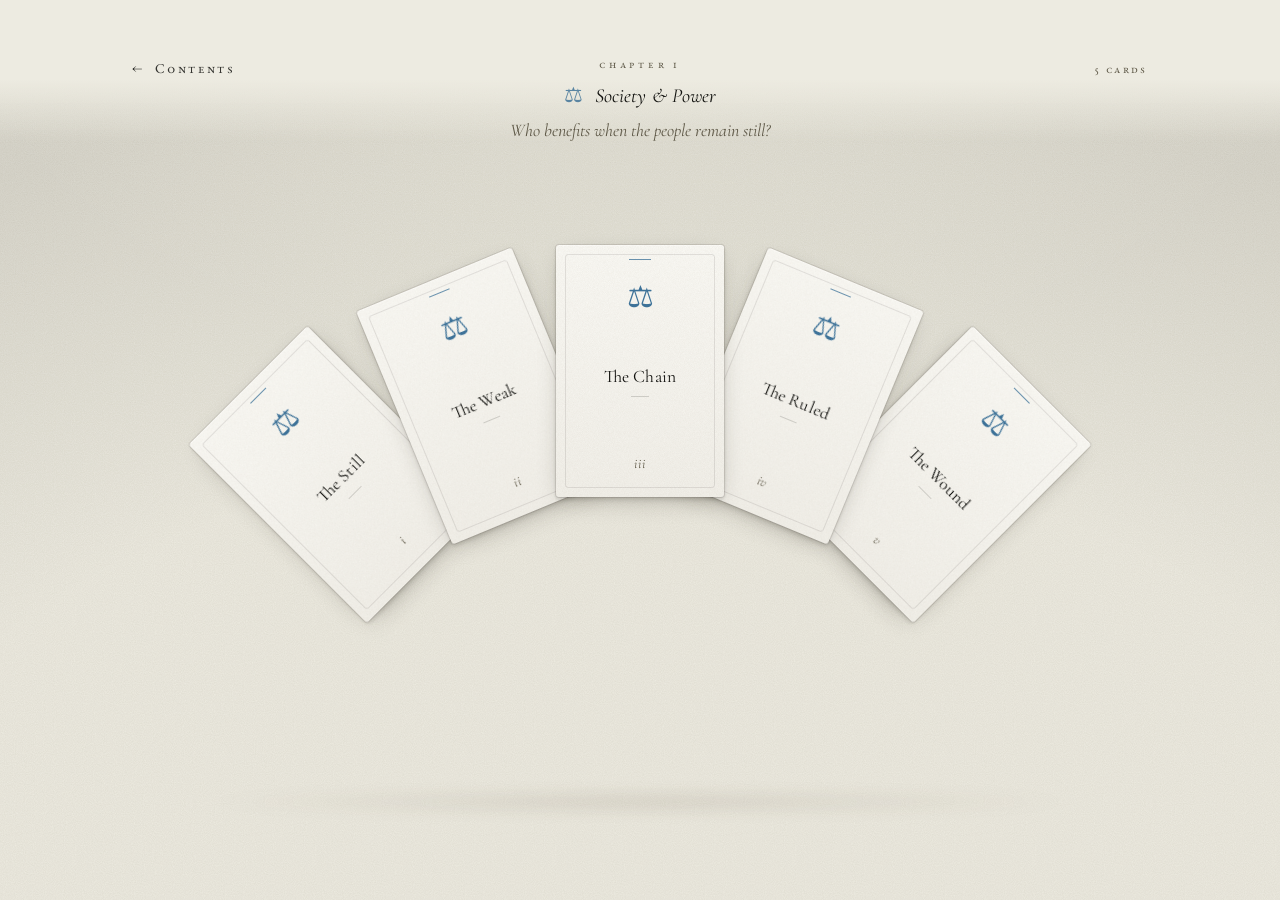
<file: chapter-1.html>
<!DOCTYPE html>
<html lang="en">
<head>
<meta charset="UTF-8" />
<meta name="viewport" content="width=device-width, initial-scale=1.0" />
<title>Reflections — Chapter 1</title>
<script>(function(){try{var p=localStorage.getItem('refl-palette')||'bone';document.documentElement.dataset.palette=p;var h=localStorage.getItem('refl-toc-hover');if(h)document.documentElement.dataset.tocHover=h;}catch(e){}})();</script>
<link rel="preconnect" href="https://fonts.googleapis.com" />
<link rel="preconnect" href="https://fonts.gstatic.com" crossorigin />
<link href="https://fonts.googleapis.com/css2?family=EB+Garamond:ital,wght@0,400;0,500;0,600;1,400;1,500&family=Cormorant+Garamond:ital,wght@0,300;0,400;0,500;1,300;1,400&display=swap" rel="stylesheet" />
<link rel="stylesheet" href="style.css" />
</head>
<body>

<main id="screen-reading">

  <header class="reading-header">
    <div class="reading-header-inner">
      <div class="reading-header-row">
        <div class="left">
          <a href="chapters.html" class="back-btn">Contents</a>
        </div>
        <div class="center">
          <span class="reading-chapter-num" id="reading-chapter-num"></span>
          <span class="reading-chapter-name">
            <span class="reading-symbol" id="reading-symbol"></span>
            <span id="reading-name"></span>
          </span>
        </div>
        <div class="right">
          <span class="reading-progress" id="reading-progress"></span>
        </div>
      </div>
      <p class="reading-question" id="reading-question"></p>
    </div>
  </header>

  <div class="fan-dim" id="fan-dim"></div>

  <div class="fan-stage">
    <div class="fan-container" id="fan-container"></div>
  </div>

  <nav class="rcard-nav" id="rcard-nav">
    <button class="rcard-nav-btn rcard-chapter-nav" id="nav-prev-chapter" style="display: none;"><span class="arrow">←</span><span>Previous Chapter</span></button>
    <button class="rcard-nav-btn" id="nav-prev"><span class="arrow">←</span><span>Previous</span></button>
    <span class="rcard-nav-counter" id="nav-counter"></span>
    <button class="rcard-nav-btn" id="nav-next"><span>Next</span><span class="arrow">→</span></button>
    <button class="rcard-nav-btn rcard-chapter-nav" id="nav-next-chapter" style="display: none;"><span>Next Chapter</span><span class="arrow">→</span></button>
  </nav>

</main>

<script src="data.js"></script>
<script>const CHAPTER_ID = 1;</script>
<script src="fan.js"></script>
</body>
</html>
</file>
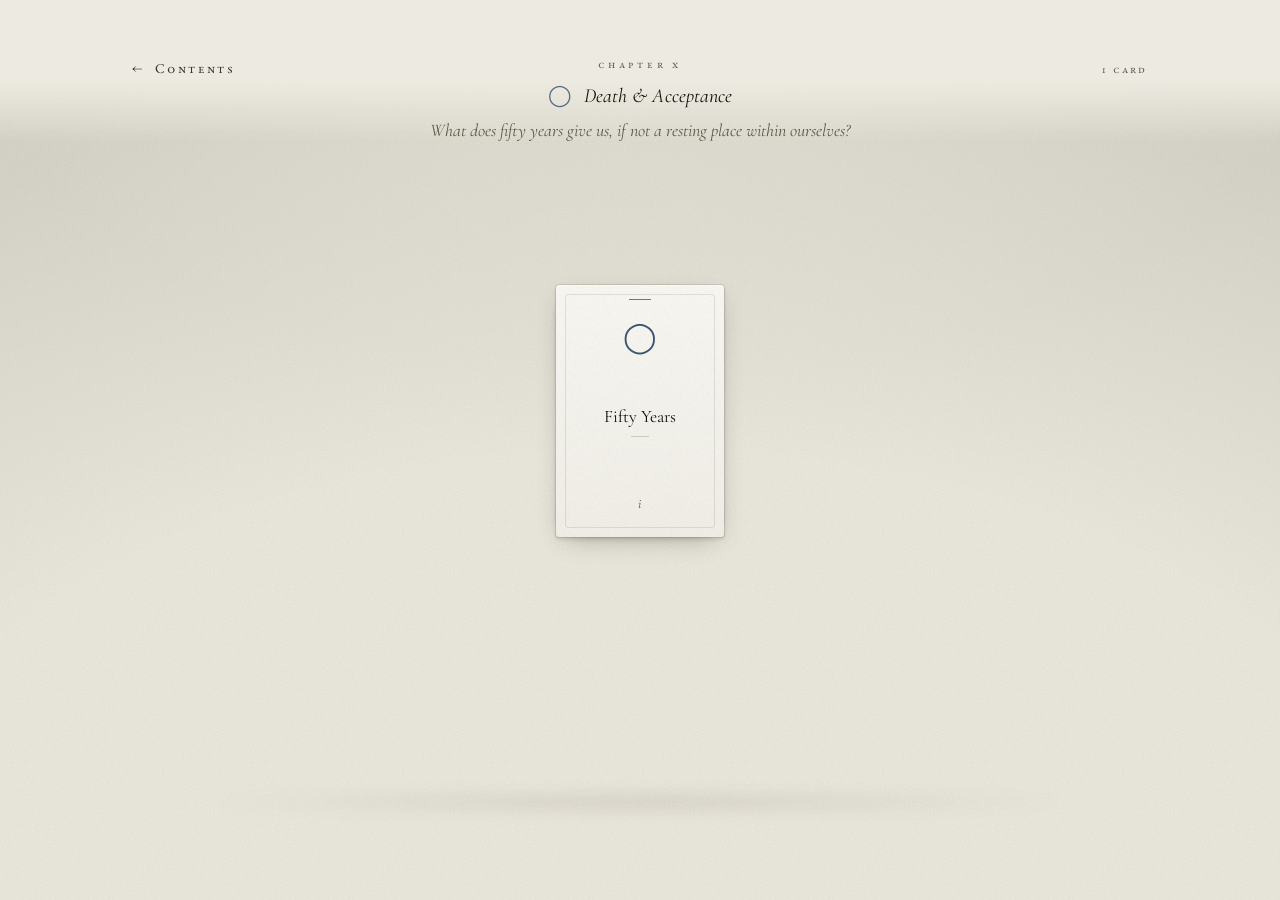
<file: chapter-10.html>
<!DOCTYPE html>
<html lang="en">
<head>
<meta charset="UTF-8" />
<meta name="viewport" content="width=device-width, initial-scale=1.0" />
<title>Reflections — Chapter 10</title>
<script>(function(){try{var p=localStorage.getItem('refl-palette')||'bone';document.documentElement.dataset.palette=p;var h=localStorage.getItem('refl-toc-hover');if(h)document.documentElement.dataset.tocHover=h;}catch(e){}})();</script>
<link rel="preconnect" href="https://fonts.googleapis.com" />
<link rel="preconnect" href="https://fonts.gstatic.com" crossorigin />
<link href="https://fonts.googleapis.com/css2?family=EB+Garamond:ital,wght@0,400;0,500;0,600;1,400;1,500&family=Cormorant+Garamond:ital,wght@0,300;0,400;0,500;1,300;1,400&display=swap" rel="stylesheet" />
<link rel="stylesheet" href="style.css" />
</head>
<body>

<main id="screen-reading">

  <header class="reading-header">
    <div class="reading-header-inner">
      <div class="reading-header-row">
        <div class="left">
          <a href="chapters.html" class="back-btn">Contents</a>
        </div>
        <div class="center">
          <span class="reading-chapter-num" id="reading-chapter-num"></span>
          <span class="reading-chapter-name">
            <span class="reading-symbol" id="reading-symbol"></span>
            <span id="reading-name"></span>
          </span>
        </div>
        <div class="right">
          <span class="reading-progress" id="reading-progress"></span>
        </div>
      </div>
      <p class="reading-question" id="reading-question"></p>
    </div>
  </header>

  <div class="fan-dim" id="fan-dim"></div>

  <div class="fan-stage">
    <div class="fan-container" id="fan-container"></div>
  </div>

  <nav class="rcard-nav" id="rcard-nav">
    <button class="rcard-nav-btn rcard-chapter-nav" id="nav-prev-chapter" style="display: none;"><span class="arrow">←</span><span>Previous Chapter</span></button>
    <button class="rcard-nav-btn" id="nav-prev"><span class="arrow">←</span><span>Previous</span></button>
    <span class="rcard-nav-counter" id="nav-counter"></span>
    <button class="rcard-nav-btn" id="nav-next"><span>Next</span><span class="arrow">→</span></button>
    <button class="rcard-nav-btn rcard-chapter-nav" id="nav-next-chapter" style="display: none;"><span>Next Chapter</span><span class="arrow">→</span></button>
  </nav>

</main>

<script src="data.js"></script>
<script>const CHAPTER_ID = 10;</script>
<script src="fan.js"></script>
</body>
</html>
</file>
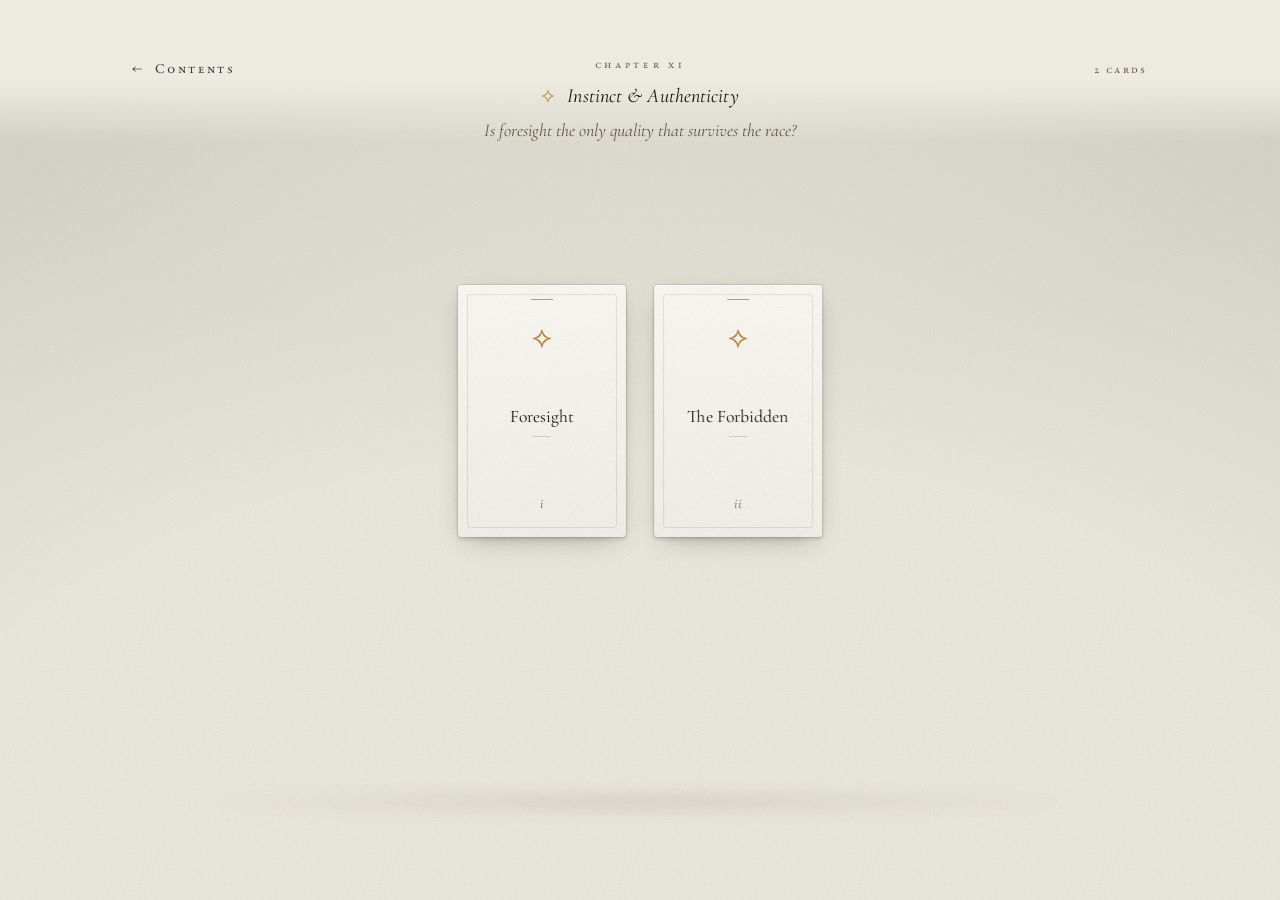
<file: chapter-11.html>
<!DOCTYPE html>
<html lang="en">
<head>
<meta charset="UTF-8" />
<meta name="viewport" content="width=device-width, initial-scale=1.0" />
<title>Reflections — Chapter 11</title>
<script>(function(){try{var p=localStorage.getItem('refl-palette')||'bone';document.documentElement.dataset.palette=p;var h=localStorage.getItem('refl-toc-hover');if(h)document.documentElement.dataset.tocHover=h;}catch(e){}})();</script>
<link rel="preconnect" href="https://fonts.googleapis.com" />
<link rel="preconnect" href="https://fonts.gstatic.com" crossorigin />
<link href="https://fonts.googleapis.com/css2?family=EB+Garamond:ital,wght@0,400;0,500;0,600;1,400;1,500&family=Cormorant+Garamond:ital,wght@0,300;0,400;0,500;1,300;1,400&display=swap" rel="stylesheet" />
<link rel="stylesheet" href="style.css" />
</head>
<body>

<main id="screen-reading">

  <header class="reading-header">
    <div class="reading-header-inner">
      <div class="reading-header-row">
        <div class="left">
          <a href="chapters.html" class="back-btn">Contents</a>
        </div>
        <div class="center">
          <span class="reading-chapter-num" id="reading-chapter-num"></span>
          <span class="reading-chapter-name">
            <span class="reading-symbol" id="reading-symbol"></span>
            <span id="reading-name"></span>
          </span>
        </div>
        <div class="right">
          <span class="reading-progress" id="reading-progress"></span>
        </div>
      </div>
      <p class="reading-question" id="reading-question"></p>
    </div>
  </header>

  <div class="fan-dim" id="fan-dim"></div>

  <div class="fan-stage">
    <div class="fan-container" id="fan-container"></div>
  </div>

  <nav class="rcard-nav" id="rcard-nav">
    <button class="rcard-nav-btn rcard-chapter-nav" id="nav-prev-chapter" style="display: none;"><span class="arrow">←</span><span>Previous Chapter</span></button>
    <button class="rcard-nav-btn" id="nav-prev"><span class="arrow">←</span><span>Previous</span></button>
    <span class="rcard-nav-counter" id="nav-counter"></span>
    <button class="rcard-nav-btn" id="nav-next"><span>Next</span><span class="arrow">→</span></button>
    <button class="rcard-nav-btn rcard-chapter-nav" id="nav-next-chapter" style="display: none;"><span>Next Chapter</span><span class="arrow">→</span></button>
  </nav>

</main>

<script src="data.js"></script>
<script>const CHAPTER_ID = 11;</script>
<script src="fan.js"></script>
</body>
</html>
</file>
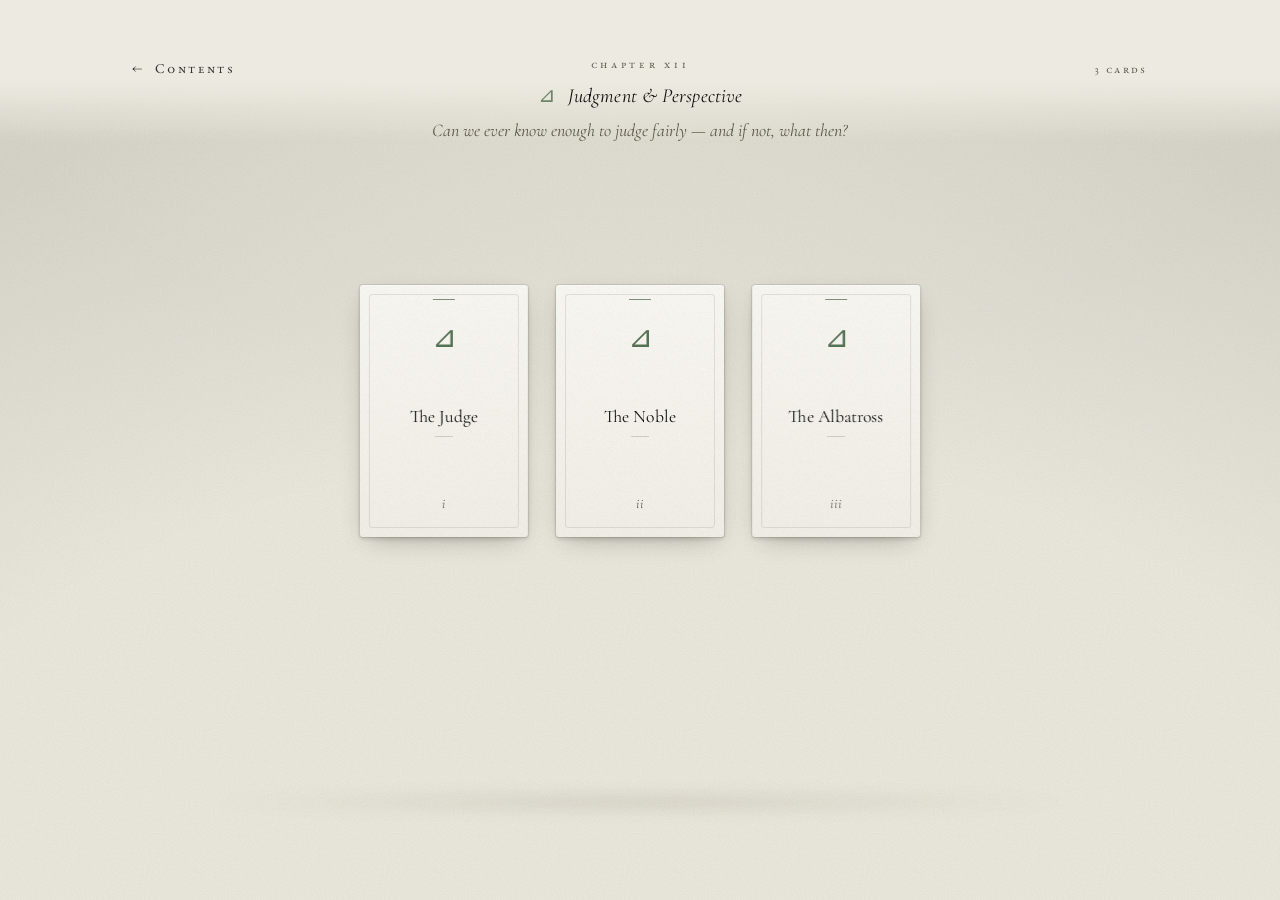
<file: chapter-12.html>
<!DOCTYPE html>
<html lang="en">
<head>
<meta charset="UTF-8" />
<meta name="viewport" content="width=device-width, initial-scale=1.0" />
<title>Reflections — Chapter 12</title>
<script>(function(){try{var p=localStorage.getItem('refl-palette')||'bone';document.documentElement.dataset.palette=p;var h=localStorage.getItem('refl-toc-hover');if(h)document.documentElement.dataset.tocHover=h;}catch(e){}})();</script>
<link rel="preconnect" href="https://fonts.googleapis.com" />
<link rel="preconnect" href="https://fonts.gstatic.com" crossorigin />
<link href="https://fonts.googleapis.com/css2?family=EB+Garamond:ital,wght@0,400;0,500;0,600;1,400;1,500&family=Cormorant+Garamond:ital,wght@0,300;0,400;0,500;1,300;1,400&display=swap" rel="stylesheet" />
<link rel="stylesheet" href="style.css" />
</head>
<body>

<main id="screen-reading">

  <header class="reading-header">
    <div class="reading-header-inner">
      <div class="reading-header-row">
        <div class="left">
          <a href="chapters.html" class="back-btn">Contents</a>
        </div>
        <div class="center">
          <span class="reading-chapter-num" id="reading-chapter-num"></span>
          <span class="reading-chapter-name">
            <span class="reading-symbol" id="reading-symbol"></span>
            <span id="reading-name"></span>
          </span>
        </div>
        <div class="right">
          <span class="reading-progress" id="reading-progress"></span>
        </div>
      </div>
      <p class="reading-question" id="reading-question"></p>
    </div>
  </header>

  <div class="fan-dim" id="fan-dim"></div>

  <div class="fan-stage">
    <div class="fan-container" id="fan-container"></div>
  </div>

  <nav class="rcard-nav" id="rcard-nav">
    <button class="rcard-nav-btn rcard-chapter-nav" id="nav-prev-chapter" style="display: none;"><span class="arrow">←</span><span>Previous Chapter</span></button>
    <button class="rcard-nav-btn" id="nav-prev"><span class="arrow">←</span><span>Previous</span></button>
    <span class="rcard-nav-counter" id="nav-counter"></span>
    <button class="rcard-nav-btn" id="nav-next"><span>Next</span><span class="arrow">→</span></button>
    <button class="rcard-nav-btn rcard-chapter-nav" id="nav-next-chapter" style="display: none;"><span>Next Chapter</span><span class="arrow">→</span></button>
  </nav>

</main>

<script src="data.js"></script>
<script>const CHAPTER_ID = 12;</script>
<script src="fan.js"></script>
</body>
</html>
</file>
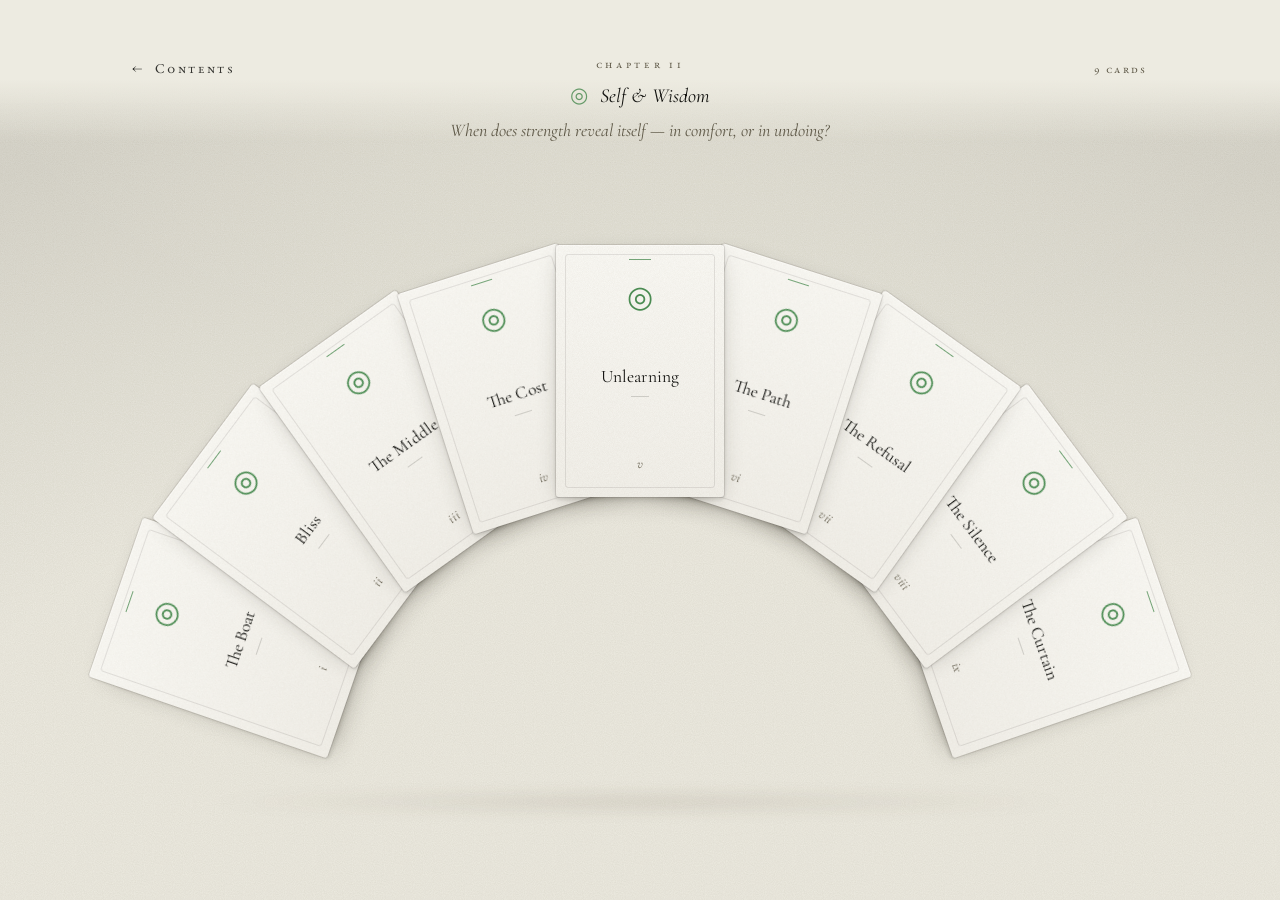
<file: chapter-2.html>
<!DOCTYPE html>
<html lang="en">
<head>
<meta charset="UTF-8" />
<meta name="viewport" content="width=device-width, initial-scale=1.0" />
<title>Reflections — Chapter 2</title>
<script>(function(){try{var p=localStorage.getItem('refl-palette')||'bone';document.documentElement.dataset.palette=p;var h=localStorage.getItem('refl-toc-hover');if(h)document.documentElement.dataset.tocHover=h;}catch(e){}})();</script>
<link rel="preconnect" href="https://fonts.googleapis.com" />
<link rel="preconnect" href="https://fonts.gstatic.com" crossorigin />
<link href="https://fonts.googleapis.com/css2?family=EB+Garamond:ital,wght@0,400;0,500;0,600;1,400;1,500&family=Cormorant+Garamond:ital,wght@0,300;0,400;0,500;1,300;1,400&display=swap" rel="stylesheet" />
<link rel="stylesheet" href="style.css" />
</head>
<body>

<main id="screen-reading">

  <header class="reading-header">
    <div class="reading-header-inner">
      <div class="reading-header-row">
        <div class="left">
          <a href="chapters.html" class="back-btn">Contents</a>
        </div>
        <div class="center">
          <span class="reading-chapter-num" id="reading-chapter-num"></span>
          <span class="reading-chapter-name">
            <span class="reading-symbol" id="reading-symbol"></span>
            <span id="reading-name"></span>
          </span>
        </div>
        <div class="right">
          <span class="reading-progress" id="reading-progress"></span>
        </div>
      </div>
      <p class="reading-question" id="reading-question"></p>
    </div>
  </header>

  <div class="fan-dim" id="fan-dim"></div>

  <div class="fan-stage">
    <div class="fan-container" id="fan-container"></div>
  </div>

  <nav class="rcard-nav" id="rcard-nav">
    <button class="rcard-nav-btn rcard-chapter-nav" id="nav-prev-chapter" style="display: none;"><span class="arrow">←</span><span>Previous Chapter</span></button>
    <button class="rcard-nav-btn" id="nav-prev"><span class="arrow">←</span><span>Previous</span></button>
    <span class="rcard-nav-counter" id="nav-counter"></span>
    <button class="rcard-nav-btn" id="nav-next"><span>Next</span><span class="arrow">→</span></button>
    <button class="rcard-nav-btn rcard-chapter-nav" id="nav-next-chapter" style="display: none;"><span>Next Chapter</span><span class="arrow">→</span></button>
  </nav>

</main>

<script src="data.js"></script>
<script>const CHAPTER_ID = 2;</script>
<script src="fan.js"></script>
</body>
</html>
</file>
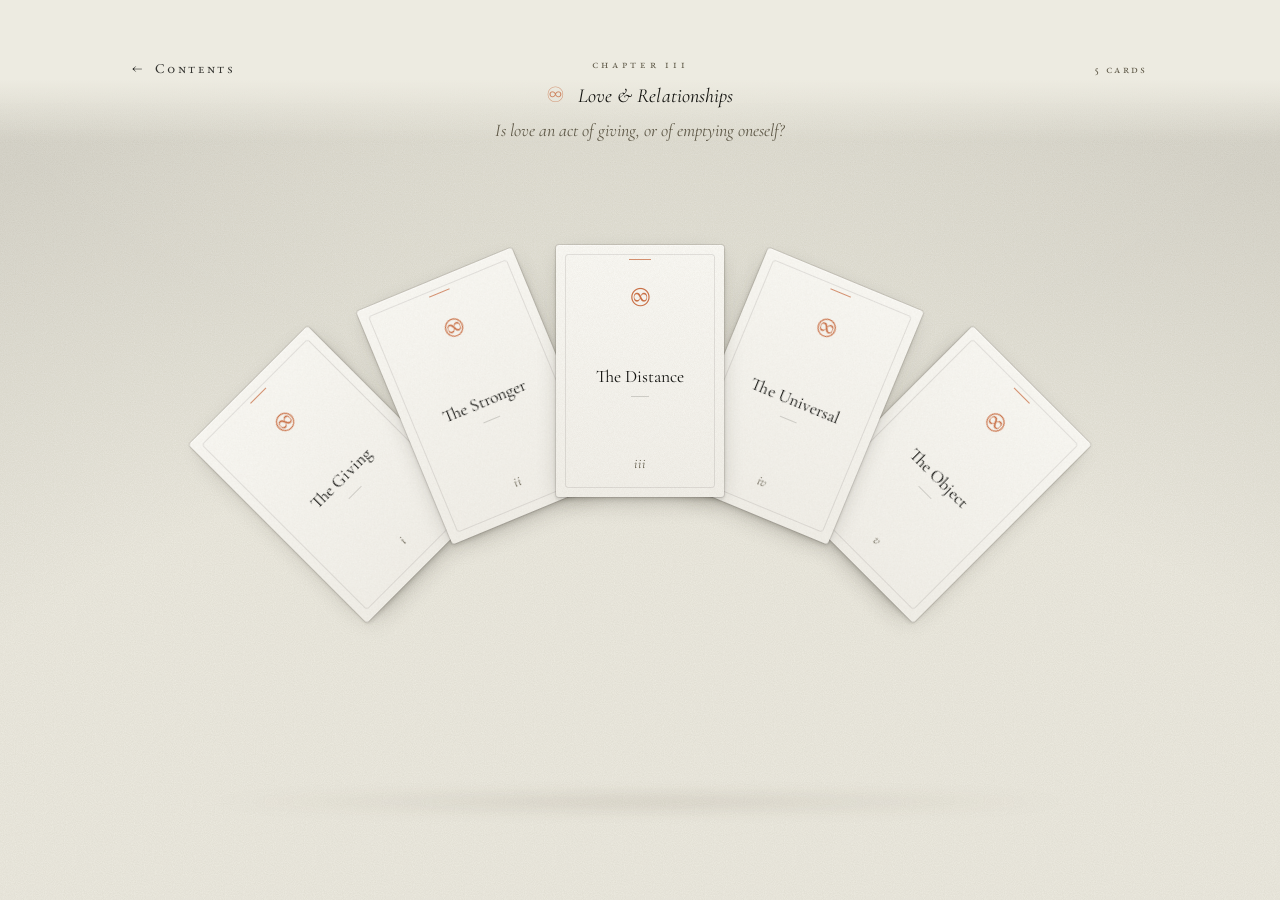
<file: chapter-3.html>
<!DOCTYPE html>
<html lang="en">
<head>
<meta charset="UTF-8" />
<meta name="viewport" content="width=device-width, initial-scale=1.0" />
<title>Reflections — Chapter 3</title>
<script>(function(){try{var p=localStorage.getItem('refl-palette')||'bone';document.documentElement.dataset.palette=p;var h=localStorage.getItem('refl-toc-hover');if(h)document.documentElement.dataset.tocHover=h;}catch(e){}})();</script>
<link rel="preconnect" href="https://fonts.googleapis.com" />
<link rel="preconnect" href="https://fonts.gstatic.com" crossorigin />
<link href="https://fonts.googleapis.com/css2?family=EB+Garamond:ital,wght@0,400;0,500;0,600;1,400;1,500&family=Cormorant+Garamond:ital,wght@0,300;0,400;0,500;1,300;1,400&display=swap" rel="stylesheet" />
<link rel="stylesheet" href="style.css" />
</head>
<body>

<main id="screen-reading">

  <header class="reading-header">
    <div class="reading-header-inner">
      <div class="reading-header-row">
        <div class="left">
          <a href="chapters.html" class="back-btn">Contents</a>
        </div>
        <div class="center">
          <span class="reading-chapter-num" id="reading-chapter-num"></span>
          <span class="reading-chapter-name">
            <span class="reading-symbol" id="reading-symbol"></span>
            <span id="reading-name"></span>
          </span>
        </div>
        <div class="right">
          <span class="reading-progress" id="reading-progress"></span>
        </div>
      </div>
      <p class="reading-question" id="reading-question"></p>
    </div>
  </header>

  <div class="fan-dim" id="fan-dim"></div>

  <div class="fan-stage">
    <div class="fan-container" id="fan-container"></div>
  </div>

  <nav class="rcard-nav" id="rcard-nav">
    <button class="rcard-nav-btn rcard-chapter-nav" id="nav-prev-chapter" style="display: none;"><span class="arrow">←</span><span>Previous Chapter</span></button>
    <button class="rcard-nav-btn" id="nav-prev"><span class="arrow">←</span><span>Previous</span></button>
    <span class="rcard-nav-counter" id="nav-counter"></span>
    <button class="rcard-nav-btn" id="nav-next"><span>Next</span><span class="arrow">→</span></button>
    <button class="rcard-nav-btn rcard-chapter-nav" id="nav-next-chapter" style="display: none;"><span>Next Chapter</span><span class="arrow">→</span></button>
  </nav>

</main>

<script src="data.js"></script>
<script>const CHAPTER_ID = 3;</script>
<script src="fan.js"></script>
</body>
</html>
</file>
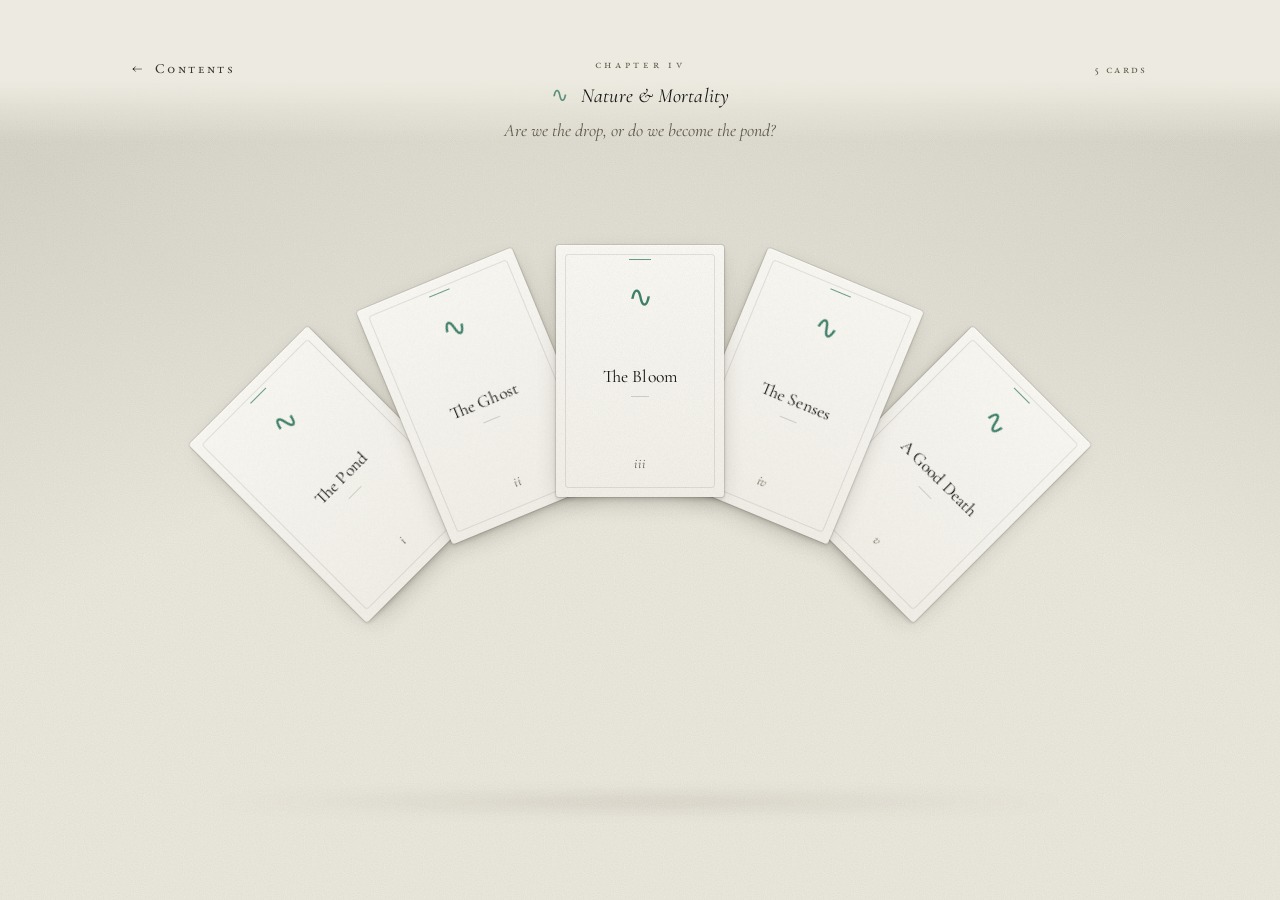
<file: chapter-4.html>
<!DOCTYPE html>
<html lang="en">
<head>
<meta charset="UTF-8" />
<meta name="viewport" content="width=device-width, initial-scale=1.0" />
<title>Reflections — Chapter 4</title>
<script>(function(){try{var p=localStorage.getItem('refl-palette')||'bone';document.documentElement.dataset.palette=p;var h=localStorage.getItem('refl-toc-hover');if(h)document.documentElement.dataset.tocHover=h;}catch(e){}})();</script>
<link rel="preconnect" href="https://fonts.googleapis.com" />
<link rel="preconnect" href="https://fonts.gstatic.com" crossorigin />
<link href="https://fonts.googleapis.com/css2?family=EB+Garamond:ital,wght@0,400;0,500;0,600;1,400;1,500&family=Cormorant+Garamond:ital,wght@0,300;0,400;0,500;1,300;1,400&display=swap" rel="stylesheet" />
<link rel="stylesheet" href="style.css" />
</head>
<body>

<main id="screen-reading">

  <header class="reading-header">
    <div class="reading-header-inner">
      <div class="reading-header-row">
        <div class="left">
          <a href="chapters.html" class="back-btn">Contents</a>
        </div>
        <div class="center">
          <span class="reading-chapter-num" id="reading-chapter-num"></span>
          <span class="reading-chapter-name">
            <span class="reading-symbol" id="reading-symbol"></span>
            <span id="reading-name"></span>
          </span>
        </div>
        <div class="right">
          <span class="reading-progress" id="reading-progress"></span>
        </div>
      </div>
      <p class="reading-question" id="reading-question"></p>
    </div>
  </header>

  <div class="fan-dim" id="fan-dim"></div>

  <div class="fan-stage">
    <div class="fan-container" id="fan-container"></div>
  </div>

  <nav class="rcard-nav" id="rcard-nav">
    <button class="rcard-nav-btn rcard-chapter-nav" id="nav-prev-chapter" style="display: none;"><span class="arrow">←</span><span>Previous Chapter</span></button>
    <button class="rcard-nav-btn" id="nav-prev"><span class="arrow">←</span><span>Previous</span></button>
    <span class="rcard-nav-counter" id="nav-counter"></span>
    <button class="rcard-nav-btn" id="nav-next"><span>Next</span><span class="arrow">→</span></button>
    <button class="rcard-nav-btn rcard-chapter-nav" id="nav-next-chapter" style="display: none;"><span>Next Chapter</span><span class="arrow">→</span></button>
  </nav>

</main>

<script src="data.js"></script>
<script>const CHAPTER_ID = 4;</script>
<script src="fan.js"></script>
</body>
</html>
</file>
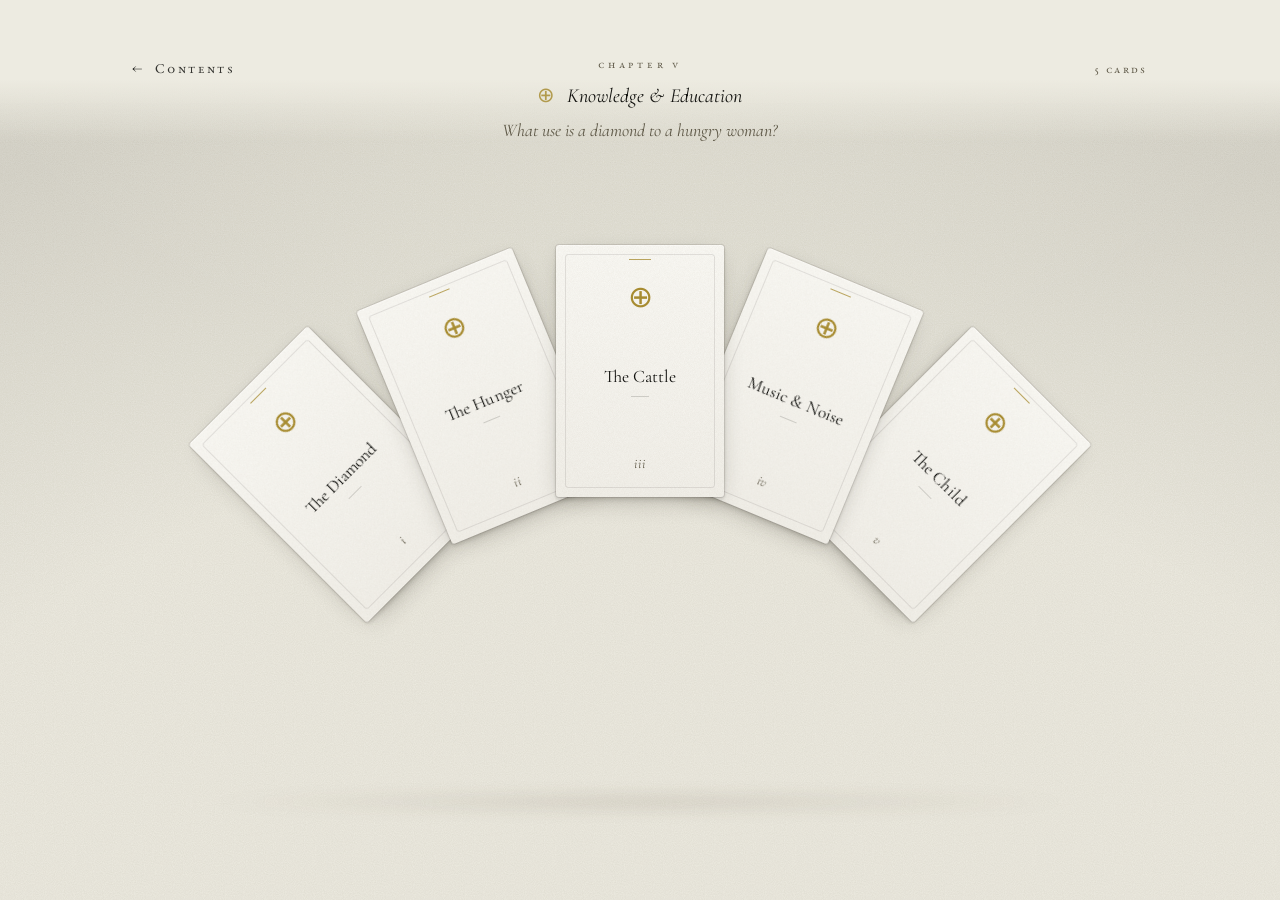
<file: chapter-5.html>
<!DOCTYPE html>
<html lang="en">
<head>
<meta charset="UTF-8" />
<meta name="viewport" content="width=device-width, initial-scale=1.0" />
<title>Reflections — Chapter 5</title>
<script>(function(){try{var p=localStorage.getItem('refl-palette')||'bone';document.documentElement.dataset.palette=p;var h=localStorage.getItem('refl-toc-hover');if(h)document.documentElement.dataset.tocHover=h;}catch(e){}})();</script>
<link rel="preconnect" href="https://fonts.googleapis.com" />
<link rel="preconnect" href="https://fonts.gstatic.com" crossorigin />
<link href="https://fonts.googleapis.com/css2?family=EB+Garamond:ital,wght@0,400;0,500;0,600;1,400;1,500&family=Cormorant+Garamond:ital,wght@0,300;0,400;0,500;1,300;1,400&display=swap" rel="stylesheet" />
<link rel="stylesheet" href="style.css" />
</head>
<body>

<main id="screen-reading">

  <header class="reading-header">
    <div class="reading-header-inner">
      <div class="reading-header-row">
        <div class="left">
          <a href="chapters.html" class="back-btn">Contents</a>
        </div>
        <div class="center">
          <span class="reading-chapter-num" id="reading-chapter-num"></span>
          <span class="reading-chapter-name">
            <span class="reading-symbol" id="reading-symbol"></span>
            <span id="reading-name"></span>
          </span>
        </div>
        <div class="right">
          <span class="reading-progress" id="reading-progress"></span>
        </div>
      </div>
      <p class="reading-question" id="reading-question"></p>
    </div>
  </header>

  <div class="fan-dim" id="fan-dim"></div>

  <div class="fan-stage">
    <div class="fan-container" id="fan-container"></div>
  </div>

  <nav class="rcard-nav" id="rcard-nav">
    <button class="rcard-nav-btn rcard-chapter-nav" id="nav-prev-chapter" style="display: none;"><span class="arrow">←</span><span>Previous Chapter</span></button>
    <button class="rcard-nav-btn" id="nav-prev"><span class="arrow">←</span><span>Previous</span></button>
    <span class="rcard-nav-counter" id="nav-counter"></span>
    <button class="rcard-nav-btn" id="nav-next"><span>Next</span><span class="arrow">→</span></button>
    <button class="rcard-nav-btn rcard-chapter-nav" id="nav-next-chapter" style="display: none;"><span>Next Chapter</span><span class="arrow">→</span></button>
  </nav>

</main>

<script src="data.js"></script>
<script>const CHAPTER_ID = 5;</script>
<script src="fan.js"></script>
</body>
</html>
</file>
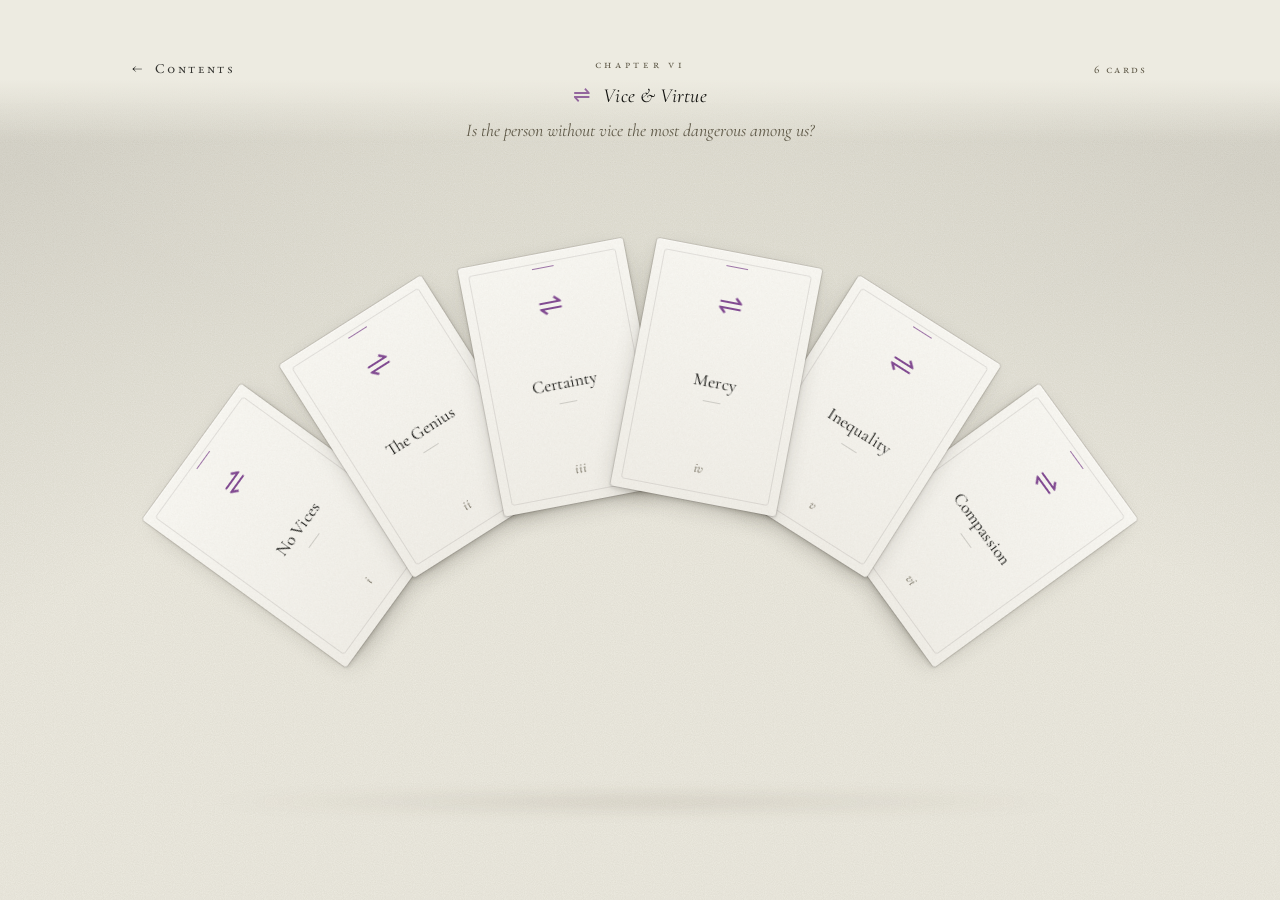
<file: chapter-6.html>
<!DOCTYPE html>
<html lang="en">
<head>
<meta charset="UTF-8" />
<meta name="viewport" content="width=device-width, initial-scale=1.0" />
<title>Reflections — Chapter 6</title>
<script>(function(){try{var p=localStorage.getItem('refl-palette')||'bone';document.documentElement.dataset.palette=p;var h=localStorage.getItem('refl-toc-hover');if(h)document.documentElement.dataset.tocHover=h;}catch(e){}})();</script>
<link rel="preconnect" href="https://fonts.googleapis.com" />
<link rel="preconnect" href="https://fonts.gstatic.com" crossorigin />
<link href="https://fonts.googleapis.com/css2?family=EB+Garamond:ital,wght@0,400;0,500;0,600;1,400;1,500&family=Cormorant+Garamond:ital,wght@0,300;0,400;0,500;1,300;1,400&display=swap" rel="stylesheet" />
<link rel="stylesheet" href="style.css" />
</head>
<body>

<main id="screen-reading">

  <header class="reading-header">
    <div class="reading-header-inner">
      <div class="reading-header-row">
        <div class="left">
          <a href="chapters.html" class="back-btn">Contents</a>
        </div>
        <div class="center">
          <span class="reading-chapter-num" id="reading-chapter-num"></span>
          <span class="reading-chapter-name">
            <span class="reading-symbol" id="reading-symbol"></span>
            <span id="reading-name"></span>
          </span>
        </div>
        <div class="right">
          <span class="reading-progress" id="reading-progress"></span>
        </div>
      </div>
      <p class="reading-question" id="reading-question"></p>
    </div>
  </header>

  <div class="fan-dim" id="fan-dim"></div>

  <div class="fan-stage">
    <div class="fan-container" id="fan-container"></div>
  </div>

  <nav class="rcard-nav" id="rcard-nav">
    <button class="rcard-nav-btn rcard-chapter-nav" id="nav-prev-chapter" style="display: none;"><span class="arrow">←</span><span>Previous Chapter</span></button>
    <button class="rcard-nav-btn" id="nav-prev"><span class="arrow">←</span><span>Previous</span></button>
    <span class="rcard-nav-counter" id="nav-counter"></span>
    <button class="rcard-nav-btn" id="nav-next"><span>Next</span><span class="arrow">→</span></button>
    <button class="rcard-nav-btn rcard-chapter-nav" id="nav-next-chapter" style="display: none;"><span>Next Chapter</span><span class="arrow">→</span></button>
  </nav>

</main>

<script src="data.js"></script>
<script>const CHAPTER_ID = 6;</script>
<script src="fan.js"></script>
</body>
</html>
</file>
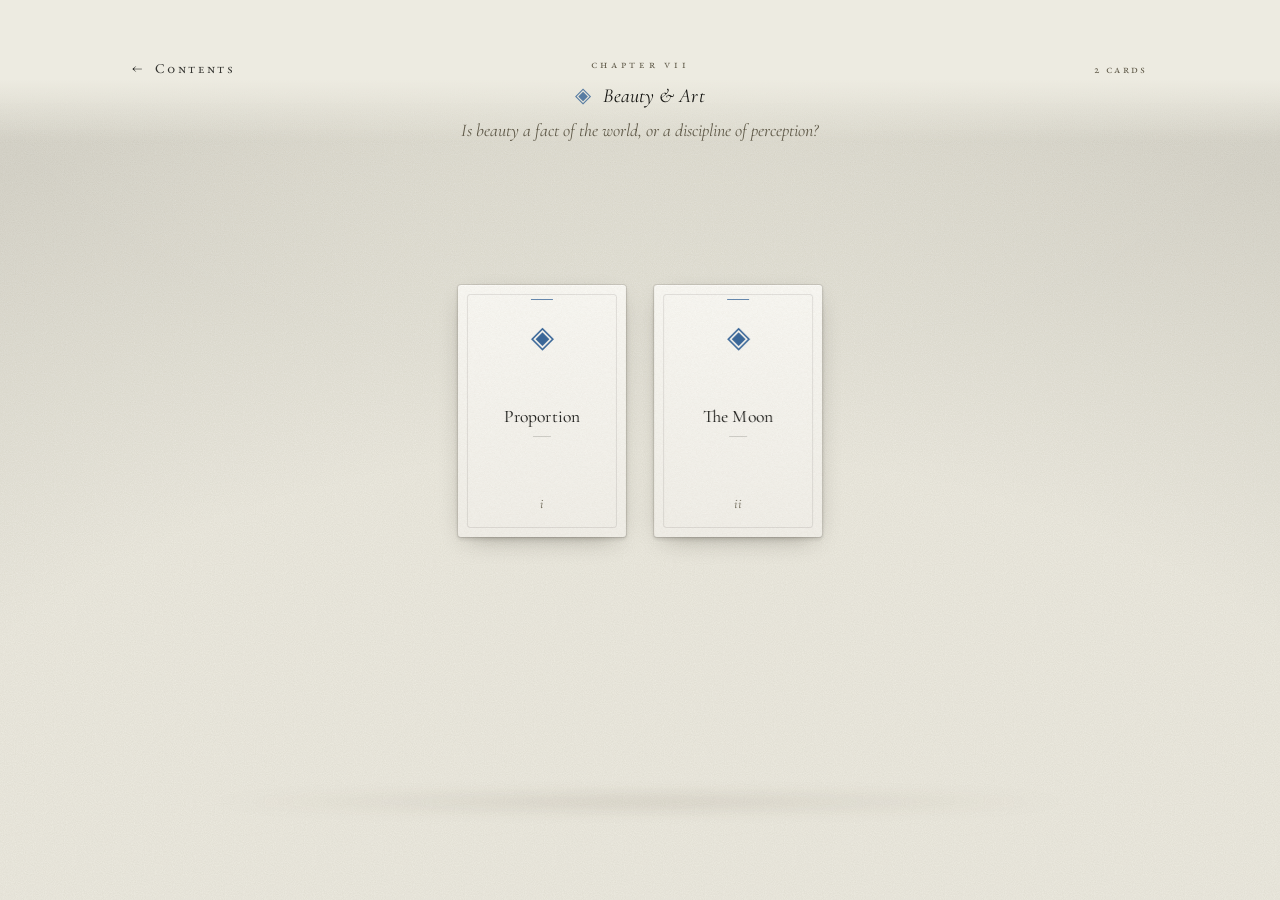
<file: chapter-7.html>
<!DOCTYPE html>
<html lang="en">
<head>
<meta charset="UTF-8" />
<meta name="viewport" content="width=device-width, initial-scale=1.0" />
<title>Reflections — Chapter 7</title>
<script>(function(){try{var p=localStorage.getItem('refl-palette')||'bone';document.documentElement.dataset.palette=p;var h=localStorage.getItem('refl-toc-hover');if(h)document.documentElement.dataset.tocHover=h;}catch(e){}})();</script>
<link rel="preconnect" href="https://fonts.googleapis.com" />
<link rel="preconnect" href="https://fonts.gstatic.com" crossorigin />
<link href="https://fonts.googleapis.com/css2?family=EB+Garamond:ital,wght@0,400;0,500;0,600;1,400;1,500&family=Cormorant+Garamond:ital,wght@0,300;0,400;0,500;1,300;1,400&display=swap" rel="stylesheet" />
<link rel="stylesheet" href="style.css" />
</head>
<body>

<main id="screen-reading">

  <header class="reading-header">
    <div class="reading-header-inner">
      <div class="reading-header-row">
        <div class="left">
          <a href="chapters.html" class="back-btn">Contents</a>
        </div>
        <div class="center">
          <span class="reading-chapter-num" id="reading-chapter-num"></span>
          <span class="reading-chapter-name">
            <span class="reading-symbol" id="reading-symbol"></span>
            <span id="reading-name"></span>
          </span>
        </div>
        <div class="right">
          <span class="reading-progress" id="reading-progress"></span>
        </div>
      </div>
      <p class="reading-question" id="reading-question"></p>
    </div>
  </header>

  <div class="fan-dim" id="fan-dim"></div>

  <div class="fan-stage">
    <div class="fan-container" id="fan-container"></div>
  </div>

  <nav class="rcard-nav" id="rcard-nav">
    <button class="rcard-nav-btn rcard-chapter-nav" id="nav-prev-chapter" style="display: none;"><span class="arrow">←</span><span>Previous Chapter</span></button>
    <button class="rcard-nav-btn" id="nav-prev"><span class="arrow">←</span><span>Previous</span></button>
    <span class="rcard-nav-counter" id="nav-counter"></span>
    <button class="rcard-nav-btn" id="nav-next"><span>Next</span><span class="arrow">→</span></button>
    <button class="rcard-nav-btn rcard-chapter-nav" id="nav-next-chapter" style="display: none;"><span>Next Chapter</span><span class="arrow">→</span></button>
  </nav>

</main>

<script src="data.js"></script>
<script>const CHAPTER_ID = 7;</script>
<script src="fan.js"></script>
</body>
</html>
</file>
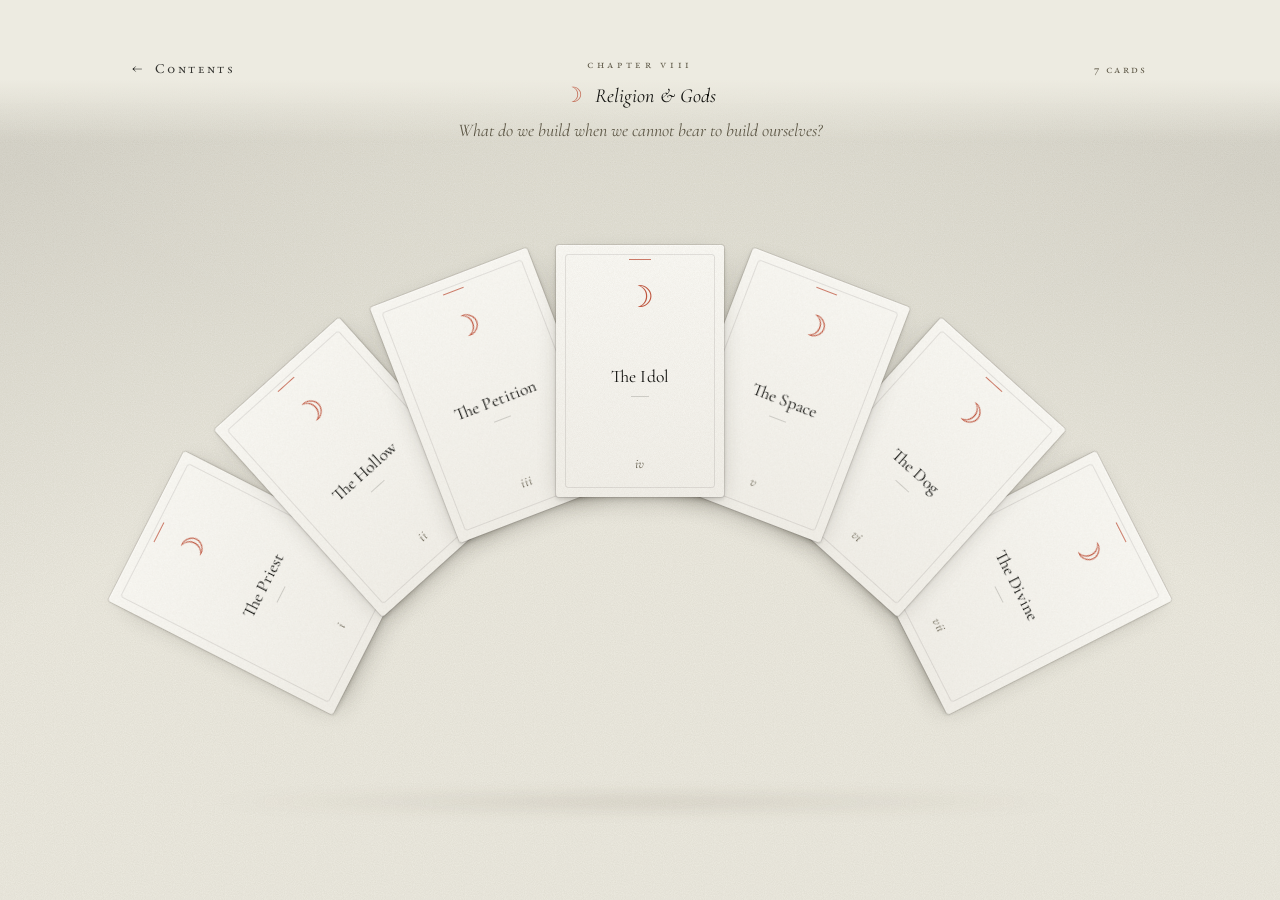
<file: chapter-8.html>
<!DOCTYPE html>
<html lang="en">
<head>
<meta charset="UTF-8" />
<meta name="viewport" content="width=device-width, initial-scale=1.0" />
<title>Reflections — Chapter 8</title>
<script>(function(){try{var p=localStorage.getItem('refl-palette')||'bone';document.documentElement.dataset.palette=p;var h=localStorage.getItem('refl-toc-hover');if(h)document.documentElement.dataset.tocHover=h;}catch(e){}})();</script>
<link rel="preconnect" href="https://fonts.googleapis.com" />
<link rel="preconnect" href="https://fonts.gstatic.com" crossorigin />
<link href="https://fonts.googleapis.com/css2?family=EB+Garamond:ital,wght@0,400;0,500;0,600;1,400;1,500&family=Cormorant+Garamond:ital,wght@0,300;0,400;0,500;1,300;1,400&display=swap" rel="stylesheet" />
<link rel="stylesheet" href="style.css" />
</head>
<body>

<main id="screen-reading">

  <header class="reading-header">
    <div class="reading-header-inner">
      <div class="reading-header-row">
        <div class="left">
          <a href="chapters.html" class="back-btn">Contents</a>
        </div>
        <div class="center">
          <span class="reading-chapter-num" id="reading-chapter-num"></span>
          <span class="reading-chapter-name">
            <span class="reading-symbol" id="reading-symbol"></span>
            <span id="reading-name"></span>
          </span>
        </div>
        <div class="right">
          <span class="reading-progress" id="reading-progress"></span>
        </div>
      </div>
      <p class="reading-question" id="reading-question"></p>
    </div>
  </header>

  <div class="fan-dim" id="fan-dim"></div>

  <div class="fan-stage">
    <div class="fan-container" id="fan-container"></div>
  </div>

  <nav class="rcard-nav" id="rcard-nav">
    <button class="rcard-nav-btn rcard-chapter-nav" id="nav-prev-chapter" style="display: none;"><span class="arrow">←</span><span>Previous Chapter</span></button>
    <button class="rcard-nav-btn" id="nav-prev"><span class="arrow">←</span><span>Previous</span></button>
    <span class="rcard-nav-counter" id="nav-counter"></span>
    <button class="rcard-nav-btn" id="nav-next"><span>Next</span><span class="arrow">→</span></button>
    <button class="rcard-nav-btn rcard-chapter-nav" id="nav-next-chapter" style="display: none;"><span>Next Chapter</span><span class="arrow">→</span></button>
  </nav>

</main>

<script src="data.js"></script>
<script>const CHAPTER_ID = 8;</script>
<script src="fan.js"></script>
</body>
</html>
</file>
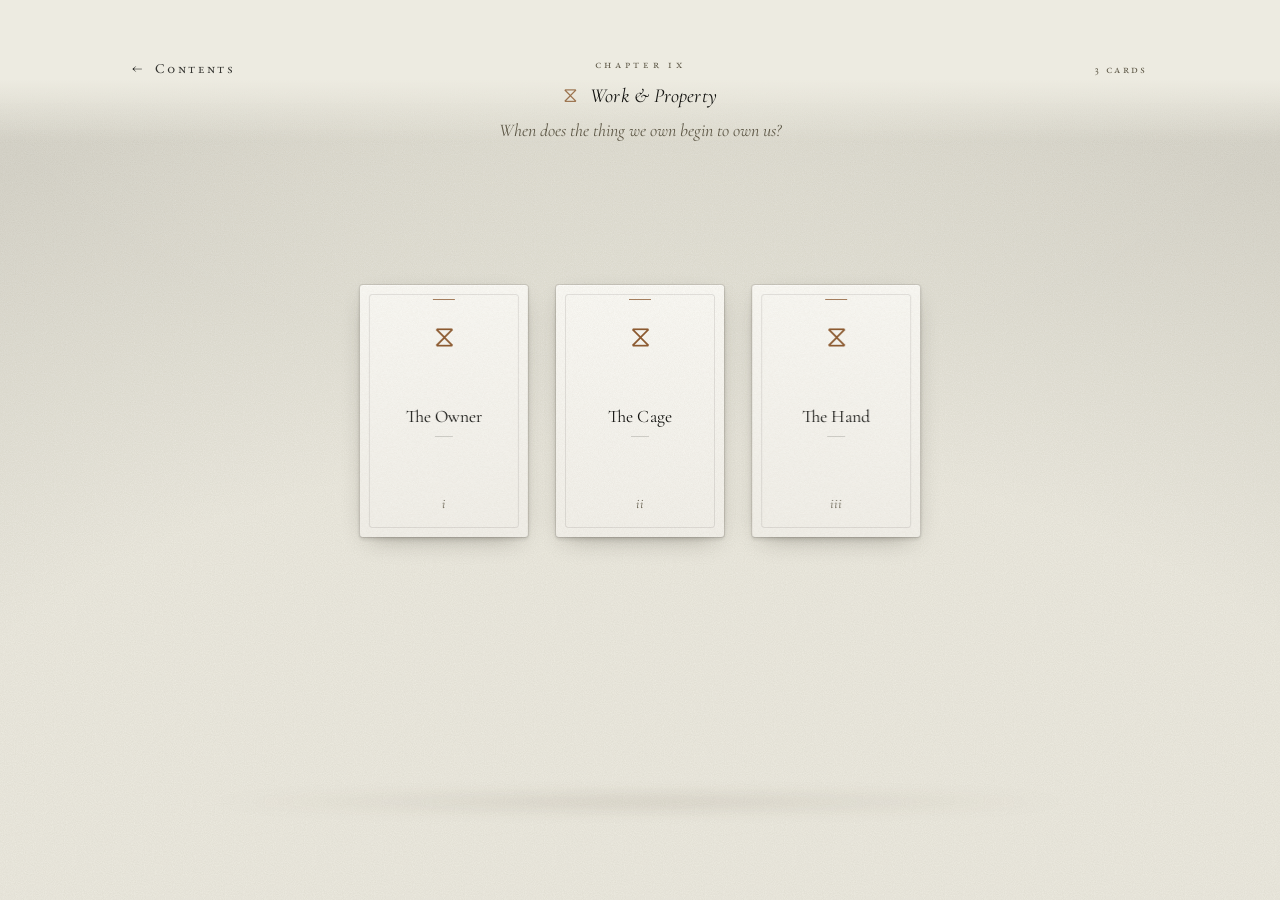
<file: chapter-9.html>
<!DOCTYPE html>
<html lang="en">
<head>
<meta charset="UTF-8" />
<meta name="viewport" content="width=device-width, initial-scale=1.0" />
<title>Reflections — Chapter 9</title>
<script>(function(){try{var p=localStorage.getItem('refl-palette')||'bone';document.documentElement.dataset.palette=p;var h=localStorage.getItem('refl-toc-hover');if(h)document.documentElement.dataset.tocHover=h;}catch(e){}})();</script>
<link rel="preconnect" href="https://fonts.googleapis.com" />
<link rel="preconnect" href="https://fonts.gstatic.com" crossorigin />
<link href="https://fonts.googleapis.com/css2?family=EB+Garamond:ital,wght@0,400;0,500;0,600;1,400;1,500&family=Cormorant+Garamond:ital,wght@0,300;0,400;0,500;1,300;1,400&display=swap" rel="stylesheet" />
<link rel="stylesheet" href="style.css" />
</head>
<body>

<main id="screen-reading">

  <header class="reading-header">
    <div class="reading-header-inner">
      <div class="reading-header-row">
        <div class="left">
          <a href="chapters.html" class="back-btn">Contents</a>
        </div>
        <div class="center">
          <span class="reading-chapter-num" id="reading-chapter-num"></span>
          <span class="reading-chapter-name">
            <span class="reading-symbol" id="reading-symbol"></span>
            <span id="reading-name"></span>
          </span>
        </div>
        <div class="right">
          <span class="reading-progress" id="reading-progress"></span>
        </div>
      </div>
      <p class="reading-question" id="reading-question"></p>
    </div>
  </header>

  <div class="fan-dim" id="fan-dim"></div>

  <div class="fan-stage">
    <div class="fan-container" id="fan-container"></div>
  </div>

  <nav class="rcard-nav" id="rcard-nav">
    <button class="rcard-nav-btn rcard-chapter-nav" id="nav-prev-chapter" style="display: none;"><span class="arrow">←</span><span>Previous Chapter</span></button>
    <button class="rcard-nav-btn" id="nav-prev"><span class="arrow">←</span><span>Previous</span></button>
    <span class="rcard-nav-counter" id="nav-counter"></span>
    <button class="rcard-nav-btn" id="nav-next"><span>Next</span><span class="arrow">→</span></button>
    <button class="rcard-nav-btn rcard-chapter-nav" id="nav-next-chapter" style="display: none;"><span>Next Chapter</span><span class="arrow">→</span></button>
  </nav>

</main>

<script src="data.js"></script>
<script>const CHAPTER_ID = 9;</script>
<script src="fan.js"></script>
</body>
</html>
</file>
<file: style.css>
/* ═══════════════════════════════════════════════════════════════════════
   REFLECTIONS — A. M. Gondane
   Design system for an aphorism book on the web.
   Reference points: Penguin Modern Classics, letterpress chapbooks,
   commonplace books, finely-printed devotional miscellanies.
═══════════════════════════════════════════════════════════════════════ */

*, *::before, *::after { box-sizing: border-box; margin: 0; padding: 0; }

:root {
  /* ── Paper & ink ─────────────────────────────────────────── */
  --paper:        #f0ece0;          /* lighter parchment */
  --paper-deep:   #e6dece;          /* deeper, for margins/edges */
  --paper-shadow: rgba(50, 38, 20, 0.10);
  --paper-warm:   rgba(248, 238, 210, 0.38);

  --ink:          #141108;          /* deep brown-black — slightly darker for contrast */
  --ink-soft:     #312a18;          /* secondary ink — boosted contrast */
  --ink-mute:     #665840;          /* metadata, marginalia — more readable */
  --ink-faint:    rgba(20, 17, 8, 0.20);
  --rule:         rgba(20, 17, 8, 0.32);
  --rule-soft:    rgba(20, 17, 8, 0.15);

  /* ── Chapter accents — pulled toward natural pigments ────── */
  --c1:  #8a2418;   /* madder lake */
  --c2:  #1d4870;   /* prussian blue */
  --c3:  #2d5a2c;   /* sap green */
  --c4:  #984416;   /* burnt sienna */
  --c5:  #205543;   /* viridian */
  --c6:  #8a6510;   /* yellow ochre */
  --c7:  #582a6a;   /* aubergine */
  --c8:  #1c3f6c;   /* indigo */
  --c9:  #69330a;   /* burnt umber */
  --c10: #142f4a;   /* midnight */
  --c11: #934f0c;   /* gold ochre */
  --c12: #325430;   /* fern */

  /* ── Rhythm ──────────────────────────────────────────────── */
  --gap: clamp(16px, 2.5vw, 28px);
  --measure: 60ch;
  --card-r: 3px;

  /* ── Motion ──────────────────────────────────────────────── */
  --ease-paper: cubic-bezier(0.22, 0.61, 0.36, 1);    /* slow out */
  --ease-leaf:  cubic-bezier(0.16, 0.84, 0.34, 1);    /* lifted page */
}

/* ═══════════════════════════════════════════════════════════════════
   PALETTE VARIANTS
   Default (no attr) = Parchment. Others override paper + ink tokens.
═══════════════════════════════════════════════════════════════════ */

[data-palette="bone"] {
  --paper:        #edebe1;          /* lighter bone */
  --paper-deep:   #e0ddd1;
  --paper-shadow: rgba(38, 36, 26, 0.10);
  --paper-warm:   rgba(248, 246, 234, 0.36);
  --ink:          #131310;          /* darker for stronger contrast */
  --ink-soft:     #2e2b22;          /* boosted from #403c30 */
  --ink-mute:     #5e5847;          /* more readable than #807a68 */
  --ink-faint:    rgba(19, 19, 16, 0.20);
  --rule:         rgba(19, 19, 16, 0.30);
  --rule-soft:    rgba(19, 19, 16, 0.13);
}

[data-palette="sage"] {
  --paper:        #dfe3d4;
  --paper-deep:   #cfd4c0;
  --paper-shadow: rgba(30, 45, 25, 0.10);
  --paper-warm:   rgba(245, 248, 230, 0.35);
  --ink:          #14180e;
  --ink-soft:     #353c2a;
  --ink-mute:     #6e7762;
  --ink-faint:    rgba(20, 24, 14, 0.16);
  --rule:         rgba(20, 24, 14, 0.26);
  --rule-soft:    rgba(20, 24, 14, 0.11);
}

[data-palette="slate"] {
  --paper:        #d8dde2;
  --paper-deep:   #c5ccd3;
  --paper-shadow: rgba(15, 25, 40, 0.10);
  --paper-warm:   rgba(232, 240, 248, 0.40);
  --ink:          #121821;
  --ink-soft:     #2d3540;
  --ink-mute:     #6a7280;
  --ink-faint:    rgba(18, 24, 33, 0.16);
  --rule:         rgba(18, 24, 33, 0.26);
  --rule-soft:    rgba(18, 24, 33, 0.11);
}

[data-palette="stone"] {
  --paper:        #dbd5c6;          /* toned down, less amber */
  --paper-deep:   #cac3b0;
  --paper-shadow: rgba(42, 36, 24, 0.10);
  --paper-warm:   rgba(244, 238, 220, 0.38);
  --ink:          #141209;          /* darker for contrast */
  --ink-soft:     #302c1f;
  --ink-mute:     #5e5848;
  --ink-faint:    rgba(20, 18, 9, 0.20);
  --rule:         rgba(20, 18, 9, 0.30);
  --rule-soft:    rgba(20, 18, 9, 0.13);
}

[data-palette="rose"] {
  --paper:        #ece0d5;
  --paper-deep:   #ddcfc0;
  --paper-shadow: rgba(80, 40, 35, 0.10);
  --paper-warm:   rgba(255, 235, 220, 0.45);
  --ink:          #1d1612;
  --ink-soft:     #4c3a30;
  --ink-mute:     #8b7264;
  --ink-faint:    rgba(29, 22, 18, 0.18);
  --rule:         rgba(29, 22, 18, 0.28);
  --rule-soft:    rgba(29, 22, 18, 0.12);
}

[data-palette="cocoa"] {
  --paper:        #1e1812;
  --paper-deep:   #14100c;
  --paper-shadow: rgba(0, 0, 0, 0.45);
  --paper-warm:   rgba(150, 100, 40, 0.10);
  --ink:          #ece1c8;
  --ink-soft:     #c4b790;
  --ink-mute:     #897c5d;
  --ink-faint:    rgba(236, 225, 200, 0.18);
  --rule:         rgba(236, 225, 200, 0.22);
  --rule-soft:    rgba(236, 225, 200, 0.10);
}

/* in dark mode, paper-grain needs to lighten paper, not darken it */
[data-palette="cocoa"] body::before {
  mix-blend-mode: screen;
  opacity: 0.18;
}
/* dark mode: card faces become deep brown paper with cream ink */
[data-palette="cocoa"] .rcard-face-front,
[data-palette="cocoa"] .rcard-face-back,
[data-palette="cocoa"] .overlay-card,
[data-palette="cocoa"] .rcard-exp-front,
[data-palette="cocoa"] .rcard-exp-back {
  background:
    linear-gradient(180deg, rgba(80,50,15,0.18), rgba(10,8,6,0.25)),
    #271f17;
  box-shadow:
    0 1px 0 rgba(140,100,40,0.12) inset,
    0 0 0 1px rgba(0,0,0,0.5),
    0 12px 32px -10px rgba(0,0,0,0.7),
    0 2px 4px rgba(0,0,0,0.4);
}
[data-palette="cocoa"] .rcard-face-front::after,
[data-palette="cocoa"] .rcard-face-back::after,
[data-palette="cocoa"] .overlay-card::after,
[data-palette="cocoa"] .rcard-exp-front::after,
[data-palette="cocoa"] .rcard-exp-back::after {
  border-color: rgba(236,225,200,0.10);
}
[data-palette="cocoa"] .rcard-expanded {
  background: #271f17;
  box-shadow:
    0 30px 80px -20px rgba(0,0,0,0.85),
    0 10px 24px -6px rgba(0,0,0,0.5);
}
[data-palette="cocoa"] .fan-dim {
  background:
    radial-gradient(ellipse 80% 60% at 50% 50%, rgba(30,20,12,0.4), rgba(0,0,0,0.85));
}
[data-palette="cocoa"] .reading-header {
  background:
    linear-gradient(to bottom, var(--paper) 0%, var(--paper) 55%, transparent 100%);
}
[data-palette="cocoa"] .home-cta-line { background: var(--ink); }

html { font-size: 16px; }

body {
  color: var(--ink);
  font-family: 'EB Garamond', 'Iowan Old Style', Georgia, serif;
  font-weight: 400;
  line-height: 1.72;
  font-feature-settings: "kern", "liga", "onum";
  text-rendering: optimizeLegibility;
  -webkit-font-smoothing: antialiased;
  min-height: 100dvh;
  overflow-x: hidden;
  position: relative;

  /* Layered paper: vignette + warm centre + base parchment */
  background:
    radial-gradient(ellipse 90% 70% at 50% 0%,   var(--paper-warm),  transparent 60%),
    radial-gradient(ellipse 110% 90% at 50% 100%, transparent 55%, var(--paper-shadow)),
    var(--paper);
  background-attachment: fixed;
}

/* Paper grain — subtle, fixed, never animates */
body::before {
  content: '';
  position: fixed;
  inset: 0;
  z-index: 0;
  pointer-events: none;
  opacity: 0.55;
  mix-blend-mode: multiply;
  background-image: url("data:image/svg+xml;utf8,<svg xmlns='http://www.w3.org/2000/svg' width='240' height='240'><filter id='n'><feTurbulence type='fractalNoise' baseFrequency='0.9' numOctaves='2' seed='5' stitchTiles='stitch'/><feColorMatrix values='0 0 0 0 0.16  0 0 0 0 0.13  0 0 0 0 0.07  0 0 0 0.18 0'/></filter><rect width='100%25' height='100%25' filter='url(%23n)'/></svg>");
}

main { position: relative; z-index: 1; }

/* ─── 12-COL GRID ─────────────────────────────────────────── */
.grid {
  display: grid;
  grid-template-columns: repeat(12, 1fr);
  column-gap: var(--gap);
  max-width: 1280px;
  margin: 0 auto;
  padding: 0 var(--gap);
  width: 100%;
}

/* ═══════════════════════════════════════════════════════════════════════
   TYPE SCALE
═══════════════════════════════════════════════════════════════════════ */
.t-display {
  font-family: 'Cormorant Garamond', 'EB Garamond', Georgia, serif;
  font-weight: 300;
  font-size: clamp(3.2rem, 7.5vw, 6.4rem);
  letter-spacing: -0.015em;
  line-height: 0.92;
  color: var(--ink);
}

.t-title {
  font-family: 'Cormorant Garamond', Georgia, serif;
  font-weight: 400;
  font-size: clamp(1.4rem, 2.4vw, 1.85rem);
  font-style: italic;
  letter-spacing: 0;
  line-height: 1.25;
  color: var(--ink);
}

/* small-caps marginalia — replaces all "Inter caption" usage */
.t-caps {
  font-family: 'EB Garamond', Georgia, serif;
  font-variant: all-small-caps;
  font-weight: 500;
  font-size: 0.78rem;
  letter-spacing: 0.22em;
  color: var(--ink-mute);
}

.t-meta {
  font-family: 'EB Garamond', Georgia, serif;
  font-feature-settings: "onum", "smcp";
  font-variant: small-caps;
  font-weight: 500;
  font-size: 0.72rem;
  letter-spacing: 0.18em;
  color: var(--ink-mute);
}

.italic { font-style: italic; }

/* ─── ORNAMENTS ───────────────────────────────────────────── */
.ornament {
  display: flex;
  align-items: center;
  justify-content: center;
  gap: 18px;
  color: var(--ink-mute);
  font-size: 1rem;
  line-height: 1;
}
.ornament::before, .ornament::after {
  content: '';
  flex: 1;
  height: 1px;
  background: var(--rule-soft);
  max-width: 220px;
}
.ornament-glyph {
  font-family: 'Cormorant Garamond', serif;
  font-size: 1.1rem;
  letter-spacing: 0.6em;
  padding-left: 0.6em;        /* compensates letter-spacing on last char */
  opacity: 0.7;
}

.ornament-solo {
  text-align: center;
  color: var(--ink-mute);
  font-family: 'Cormorant Garamond', serif;
  font-size: 1.05rem;
  letter-spacing: 1.2em;
  padding-left: 1.2em;
  opacity: 0.5;
  white-space: nowrap;
  user-select: none;
}

/* Asterism — three asterisks centered, classic typographic break */
.asterism {
  text-align: center;
  color: var(--ink-mute);
  font-family: 'Cormorant Garamond', serif;
  font-size: 0.95rem;
  letter-spacing: 0.7em;
  padding-left: 0.7em;
  opacity: 0.55;
  user-select: none;
}

/* ─── BACK LINK ───────────────────────────────────────────── */
.back-btn {
  background: none; border: none; padding: 0;
  color: var(--ink);
  font-family: 'EB Garamond', Georgia, serif;
  font-variant: small-caps;
  font-size: 0.85rem;
  letter-spacing: 0.18em;
  display: inline-flex;
  align-items: center;
  gap: 10px;
  cursor: pointer;
  text-decoration: none;
  opacity: 0.85;
  transition: color 0.4s var(--ease-paper), gap 0.4s var(--ease-paper), opacity 0.4s var(--ease-paper);
}
.back-btn::before {
  content: '←';
  font-family: 'Cormorant Garamond', serif;
  font-variant: normal;
  font-size: 1rem;
  transition: transform 0.4s var(--ease-paper);
}
.back-btn:hover { color: var(--ink); gap: 14px; opacity: 1; }
.back-btn:hover::before { transform: translateX(-4px); }

/* ═══════════════════════════════════════════════════════════════════════
   HOME / FRONTISPIECE
═══════════════════════════════════════════════════════════════════════ */
#screen-home {
  display: flex;
  flex-direction: column;
  justify-content: center;
  min-height: 100dvh;
  padding: clamp(48px, 9vh, 110px) 0;
  animation: pageFade 1.4s var(--ease-paper) both;
}

@keyframes pageFade {
  from { opacity: 0; transform: translateY(8px); }
  to   { opacity: 1; transform: translateY(0); }
}

.home-inner {
  grid-column: 1 / 13;
  display: flex;
  flex-direction: column;
  align-items: center;
  text-align: center;
  gap: clamp(28px, 4.5vh, 52px);
}

@media (max-width: 900px) {
  .home-inner { grid-column: 1 / 13; }
}

.home-eyebrow {
  display: flex;
  align-items: center;
  gap: 14px;
}
.home-eyebrow span { letter-spacing: 0.32em; white-space: nowrap; font-size: 1rem; }
.home-eyebrow::before, .home-eyebrow::after {
  content: '';
  width: 28px;
  height: 1px;
  background: var(--rule);
}

.home-title-block {
  display: flex;
  flex-direction: column;
  align-items: center;
  gap: 14px;
  animation: titleRise 1.6s var(--ease-leaf) 0.2s both;
}
@keyframes titleRise {
  from { opacity: 0; transform: translateY(16px); letter-spacing: 0.05em; }
  to   { opacity: 1; transform: translateY(0);     letter-spacing: -0.015em; }
}

.home-title-block h1 {
  font-variant: oldstyle-nums;
}

.home-subtitle {
  font-family: 'Cormorant Garamond', Georgia, serif;
  font-style: italic;
  font-weight: 400;
  font-size: clamp(1.1rem, 1.8vw, 1.35rem);
  color: var(--ink-soft);
  letter-spacing: 0.01em;
  max-width: 44ch;
  line-height: 1.4;
  text-wrap: balance;
}

.home-attribution {
  font-family: 'EB Garamond', Georgia, serif;
  font-style: italic;
  font-weight: 400;
  font-size: clamp(0.88rem, 1.15vw, 0.98rem);
  color: var(--ink-mute);
  line-height: 1.5;
  margin-top: 18px;
  max-width: 54ch;
  text-wrap: balance;
}

.home-author-plate {
  display: flex;
  flex-direction: column;
  align-items: center;
  gap: 8px;
  animation: pageFade 1.6s var(--ease-paper) 0.5s both;
}
.home-author-plate .byline {
  font-family: 'Cormorant Garamond', Georgia, serif;
  font-style: italic;
  color: var(--ink-mute);
  font-size: 1rem;
  letter-spacing: 0.04em;
}
.home-author-plate .author {
  font-variant: all-small-caps;
  letter-spacing: 0.32em;
  padding-left: 0.32em;
  font-size: 1.05rem;
  font-weight: 500;
  color: var(--ink);
  white-space: nowrap;
}
.home-author-plate .note {
  font-style: italic;
  color: var(--ink-mute);
  font-size: 0.92rem;
  max-width: 52ch;
  line-height: 1.55;
  margin-top: 6px;
  text-wrap: balance;
}

.home-preface {
  width: min(80ch, 100%);
  display: flex;
  flex-direction: column;
  gap: 16px;
  animation: pageFade 1.6s var(--ease-paper) 0.7s both;
  align-self: center;
}
.home-preface p {
  font-size: clamp(1rem, 1.25vw, 1.08rem);
  line-height: 1.85;
  color: var(--ink-soft);
  text-align: left;
  text-wrap: pretty;
  hyphens: none;
  margin: 0;
}
.home-preface p:first-child::first-letter {
  font-family: 'Cormorant Garamond', Georgia, serif;
  font-weight: 400;
  font-size: 3.4em;
  float: left;
  line-height: 0.82;
  padding: 6px 10px 0 0;
  color: var(--ink);
}
.home-preface-closing {
  text-align: center !important;
  font-style: italic;
  color: var(--ink-mute) !important;
  margin-top: 8px !important;
}

/* ─── A NOTE ON THE TEXT ───────────────────────────────────── */
.home-note {
  width: min(80ch, 100%);
  display: flex;
  flex-direction: column;
  gap: 14px;
  align-self: center;
  animation: pageFade 1.6s var(--ease-paper) 0.9s both;
  border-top: 1px solid var(--rule-soft);
  padding-top: clamp(20px, 3vh, 32px);
}
.home-note-label {
  text-align: center;
  margin-bottom: 4px;
}
.home-note p {
  font-size: clamp(0.93rem, 1.15vw, 1rem);
  line-height: 1.78;
  color: var(--ink-mute);
  text-align: left;
  text-wrap: pretty;
  hyphens: none;
  margin: 0;
}
.home-note-closing {
  text-align: center !important;
  font-style: italic;
  margin-top: 4px !important;
}

.home-cta {
  display: inline-flex;
  align-items: center;
  gap: 0;
  cursor: pointer;
  background: var(--ink);
  border: 1px solid var(--ink);
  border-radius: 2px;
  color: var(--paper);
  font-family: 'EB Garamond', Georgia, serif;
  font-variant: all-small-caps;
  font-size: 1rem;
  font-weight: 500;
  letter-spacing: 0.32em;
  padding: 16px 32px;
  text-decoration: none;
  white-space: nowrap;
  opacity: 1;
  transition:
    letter-spacing 0.5s var(--ease-leaf),
    background 0.4s var(--ease-paper),
    color 0.4s var(--ease-paper),
    box-shadow 0.4s var(--ease-paper);
  animation: pageFade 1.6s var(--ease-paper) 1s both;
  box-shadow: 0 2px 12px -4px rgba(20,17,8,0.28);
}
.home-cta:hover {
  letter-spacing: 0.42em;
  background: transparent;
  color: var(--ink);
  box-shadow: 0 2px 16px -4px rgba(20,17,8,0.18);
}
/* dark palette inversion */
[data-palette="cocoa"] .home-cta {
  background: var(--ink);
  border-color: var(--ink);
  color: var(--paper-deep);
}
[data-palette="cocoa"] .home-cta:hover {
  background: transparent;
  color: var(--ink);
}

/* ═══════════════════════════════════════════════════════════════════════
   CHAPTERS — TABLE OF CONTENTS
═══════════════════════════════════════════════════════════════════════ */
#screen-chapters {
  display: flex;
  flex-direction: column;
  min-height: 100dvh;
  padding: clamp(36px, 6vh, 72px) 0 clamp(48px, 8vh, 96px);
  animation: pageFade 1.2s var(--ease-paper) both;
}

.toc-inner {
  grid-column: 2 / 12;
}
@media (max-width: 900px) {
  .toc-inner { grid-column: 1 / 13; }
}

.toc-header {
  display: grid;
  grid-template-columns: minmax(80px, 1fr) auto minmax(80px, 1fr);
  align-items: flex-start;
  gap: 24px;
  padding-bottom: clamp(28px, 4vh, 52px);
}
.toc-header .left { justify-self: start; white-space: nowrap; }
.toc-header .right { justify-self: end; white-space: nowrap; }
.toc-header .center {
  display: flex;
  flex-direction: column;
  align-items: center;
  gap: 14px;
  white-space: nowrap;
}
.toc-header .center > * { white-space: nowrap; }
.toc-header h2 {
  font-family: 'Cormorant Garamond', Georgia, serif;
  font-style: italic;
  font-weight: 400;
  font-size: clamp(1.6rem, 3.2vw, 2.2rem);
  letter-spacing: 0.01em;
  color: var(--ink);
}

.toc-list {
  display: flex;
  flex-direction: column;
  gap: 6px;
  padding-top: clamp(20px, 3vh, 32px);
  border-top: 1px solid var(--rule-soft);
}

.toc-row {
  display: grid;
  grid-template-columns: 56px 1fr 2.5rem;
  align-items: center;
  gap: clamp(14px, 2vw, 28px);
  padding: 18px 0;
  border-bottom: 1px solid var(--rule-soft);
  text-decoration: none;
  color: var(--ink);
  position: relative;
  transition:
    padding 0.55s var(--ease-paper),
    background 0.55s var(--ease-paper),
    transform 0.55s var(--ease-leaf);
  --accent: var(--ink);
  animation: rowRise 0.9s var(--ease-leaf) both;
  animation-delay: calc(var(--i, 0) * 60ms + 200ms);
}
@keyframes rowRise {
  from { opacity: 0; transform: translateY(10px); }
  to   { opacity: 1; transform: translateY(0); }
}

.toc-num {
  font-family: 'Cormorant Garamond', Georgia, serif;
  font-style: italic;
  font-weight: 300;
  font-size: clamp(1.5rem, 2.6vw, 2rem);
  color: var(--ink-mute);
  text-align: center;
  line-height: 1;
  transition: color 0.55s var(--ease-paper), transform 0.55s var(--ease-leaf);
}

.toc-body {
  display: flex;
  flex-direction: column;
  gap: 4px;
  min-width: 0;
  position: relative;
}

.toc-name {
  font-family: 'Cormorant Garamond', Georgia, serif;
  font-weight: 400;
  font-size: clamp(1.25rem, 2.1vw, 1.6rem);
  line-height: 1.18;
  letter-spacing: 0.005em;
  color: var(--ink);
  transition: color 0.45s var(--ease-paper);
  display: inline-block;
  align-self: flex-start;
}

.toc-question {
  font-family: 'EB Garamond', Georgia, serif;
  font-style: italic;
  font-size: clamp(0.95rem, 1.25vw, 1.05rem);
  line-height: 1.5;
  color: var(--ink-mute);
  margin-top: 2px;
  text-wrap: pretty;
}

.toc-meta {
  display: flex;
  flex-direction: column;
  align-items: center;
  justify-content: center;
  gap: 4px;
  white-space: nowrap;
}
.toc-cards {
  font-variant: small-caps;
  font-weight: 500;
  letter-spacing: 0.18em;
  font-size: 0.78rem;
  color: var(--ink-mute);
}
.toc-symbol {
  font-size: 1.4rem;
  line-height: 1;
  color: var(--accent);
  opacity: 0.85;
  transform: translateY(-2px);
  transition: opacity 0.45s var(--ease-paper), transform 0.55s var(--ease-leaf);
}

/* ─── TOC HOVER VARIANTS ─────────────────────────────────────
   Pick via [data-toc-hover="…"] on <html>. Default = marker.
═══════════════════════════════════════════════════════════════ */

/* ── MARKER (default): an accent vertical mark grows on the left ── */
:root:not([data-toc-hover]) .toc-row,
[data-toc-hover="marker"] .toc-row {
  padding-left: 0;
}
:root:not([data-toc-hover]) .toc-row::before,
[data-toc-hover="marker"] .toc-row::before {
  content: '';
  position: absolute;
  left: -2px;
  top: 50%;
  width: 2px;
  height: 0;
  background: var(--accent);
  transform: translateY(-50%);
  transition: height 0.5s var(--ease-leaf), left 0.5s var(--ease-leaf);
}
:root:not([data-toc-hover]) .toc-row:hover,
[data-toc-hover="marker"] .toc-row:hover {
  padding-left: 18px;
}
:root:not([data-toc-hover]) .toc-row:hover::before,
[data-toc-hover="marker"] .toc-row:hover::before {
  height: 64%;
  left: 0;
}
:root:not([data-toc-hover]) .toc-row:hover .toc-num,
[data-toc-hover="marker"] .toc-row:hover .toc-num { color: var(--accent); }
:root:not([data-toc-hover]) .toc-row:hover .toc-name,
[data-toc-hover="marker"] .toc-row:hover .toc-name { color: var(--accent); }
:root:not([data-toc-hover]) .toc-row:hover .toc-symbol,
[data-toc-hover="marker"] .toc-row:hover .toc-symbol {
  opacity: 1;
  transform: translateY(-2px) scale(1.1);
}

/* ── DRIFT: row slides right gently; everything shifts to accent ── */
[data-toc-hover="drift"] .toc-row:hover {
  padding-left: 18px;
  transform: translateX(2px);
}
[data-toc-hover="drift"] .toc-row:hover .toc-num,
[data-toc-hover="drift"] .toc-row:hover .toc-name {
  color: var(--accent);
}
[data-toc-hover="drift"] .toc-row:hover .toc-num {
  transform: translateX(-3px) scale(1.08);
}
[data-toc-hover="drift"] .toc-row:hover .toc-symbol {
  opacity: 1;
  transform: translate(-4px, -2px) scale(1.15);
}

/* ── LINED: an accent rule draws under the chapter name ── */
[data-toc-hover="lined"] .toc-name {
  background-image: linear-gradient(to right, var(--accent), var(--accent));
  background-size: 0% 1.5px;
  background-repeat: no-repeat;
  background-position: 0 100%;
  padding-bottom: 4px;
  transition: background-size 0.7s var(--ease-leaf), color 0.45s var(--ease-paper);
}
[data-toc-hover="lined"] .toc-row:hover .toc-name {
  background-size: 100% 1.5px;
  color: var(--accent);
}
[data-toc-hover="lined"] .toc-row:hover .toc-symbol {
  opacity: 1;
  transform: translateY(-2px) scale(1.1);
}

/* ── ORNAMENT: small accent fleurons frame the chapter name ── */
[data-toc-hover="ornament"] .toc-body::before,
[data-toc-hover="ornament"] .toc-body::after {
  content: '✦';
  position: absolute;
  top: 0.55em;
  color: var(--accent);
  opacity: 0;
  font-size: 0.65em;
  font-family: 'Cormorant Garamond', serif;
  transition: opacity 0.45s var(--ease-paper),
              transform 0.55s var(--ease-leaf);
  pointer-events: none;
}
[data-toc-hover="ornament"] .toc-body::before {
  left: -22px;
  transform: translateX(10px);
}
[data-toc-hover="ornament"] .toc-body::after {
  /* sits right after the chapter name; positioned via toc-name */
  display: none;
}
[data-toc-hover="ornament"] .toc-name {
  position: relative;
}
[data-toc-hover="ornament"] .toc-name::after {
  content: '✦';
  position: absolute;
  right: -22px;
  top: 0.4em;
  color: var(--accent);
  opacity: 0;
  font-size: 0.6em;
  font-family: 'Cormorant Garamond', serif;
  transform: translateX(-10px);
  transition: opacity 0.45s var(--ease-paper),
              transform 0.55s var(--ease-leaf);
}
[data-toc-hover="ornament"] .toc-row:hover .toc-body::before {
  opacity: 0.8;
  transform: translateX(0);
}
[data-toc-hover="ornament"] .toc-row:hover .toc-name::after {
  opacity: 0.8;
  transform: translateX(0);
}
[data-toc-hover="ornament"] .toc-row:hover .toc-name {
  color: var(--accent);
}
[data-toc-hover="ornament"] .toc-row:hover .toc-num {
  color: var(--accent);
}

/* ── WASH: warm gradient sweeps across the row (the old behaviour) ── */
[data-toc-hover="wash"] .toc-row:hover {
  padding-left: 14px;
  background:
    linear-gradient(to right,
      color-mix(in oklab, var(--accent) 12%, transparent),
      transparent 70%);
}
[data-toc-hover="wash"] .toc-row:hover .toc-num,
[data-toc-hover="wash"] .toc-row:hover .toc-name {
  color: var(--accent);
}
[data-toc-hover="wash"] .toc-row:hover .toc-symbol {
  opacity: 1; transform: translateY(-2px) scale(1.1);
}

@media (max-width: 640px) {
  .toc-row { grid-template-columns: 44px 1fr; padding: 16px 0; }
  .toc-meta { grid-column: 2; align-items: flex-start; flex-direction: row; gap: 14px; margin-top: 8px; }
}

/* ═══════════════════════════════════════════════════════════════════════
   READING — FAN OF CARDS
═══════════════════════════════════════════════════════════════════════ */
#screen-reading {
  display: flex;
  flex-direction: column;
  min-height: 100dvh;
  position: relative;
  overflow: hidden;
  animation: pageFade 1.4s var(--ease-paper) both;
}

.reading-header {
  position: fixed;
  top: 0; left: 0; right: 0;
  z-index: 50;
  padding-top: clamp(36px, 6vh, 72px);
  background:
    linear-gradient(to bottom, var(--paper) 0%, var(--paper) 55%, transparent 100%);
  pointer-events: none;
}
.reading-header > * { pointer-events: auto; }


.reading-header-inner {
  display: grid;
  grid-template-columns: repeat(12, 1fr);
  column-gap: var(--gap);
  max-width: 1280px;
  margin: 0 auto;
  padding: 0 var(--gap);
}

.reading-header-row {
  grid-column: 2 / 12;
  display: grid;
  grid-template-columns: minmax(80px, 1fr) auto minmax(80px, 1fr);
  align-items: flex-start;
  gap: 24px;
}

.reading-header .left { justify-self: start; white-space: nowrap; }
.reading-header .right { justify-self: end; white-space: nowrap; }
.reading-header .center {
  display: flex;
  flex-direction: column;
  align-items: center;
  gap: 4px;
  text-align: center;
}

.reading-chapter-num {
  font-variant: all-small-caps;
  letter-spacing: 0.32em;
  font-size: 0.72rem;
  color: var(--ink-mute);
}
.reading-chapter-name {
  font-family: 'Cormorant Garamond', Georgia, serif;
  font-style: italic;
  font-weight: 400;
  font-size: clamp(1.05rem, 1.6vw, 1.25rem);
  color: var(--ink);
  letter-spacing: 0.005em;
  display: flex;
  align-items: center;
  gap: 12px;
  white-space: nowrap;
}
.reading-symbol {
  font-size: 1.05em;
  opacity: 0.7;
  font-style: normal;
}

.reading-progress {
  font-variant: all-small-caps;
  letter-spacing: 0.2em;
  font-size: 0.72rem;
  color: var(--ink-mute);
}

.reading-question {
  grid-column: 2 / 12;
  font-family: 'Cormorant Garamond', Georgia, serif;
  font-style: italic;
  font-weight: 400;
  font-size: clamp(0.98rem, 1.4vw, 1.12rem);
  text-align: center;
  color: var(--ink-mute);
  max-width: 56ch;
  margin: 4px auto 0;
  text-wrap: pretty;
  line-height: 1.4;
}

.fan-stage {
  width: 100%;
  min-height: 100dvh;
  display: flex;
  align-items: center;
  justify-content: center;
  padding-top: clamp(120px, 16vh, 180px);
  padding-bottom: clamp(80px, 12vh, 140px);
  position: relative;
}

/* faint suggestion of a surface beneath the fan */
.fan-stage::before {
  content: '';
  position: absolute;
  bottom: clamp(70px, 10vh, 120px);
  left: 50%;
  transform: translateX(-50%);
  width: min(900px, 90vw);
  height: 16px;
  background: radial-gradient(ellipse at center, rgba(60,40,15,0.18), transparent 70%);
  filter: blur(8px);
  pointer-events: none;
}

.fan-container {
  position: relative;
  width: min(1200px, 99vw);
  height: min(540px, 70vh);
  perspective: 1800px;
}

/* ─── MINIMAL FAN (≤3 cards) — centred in the space below the header ── */
.fan-container.cards-minimal {
  height: min(300px, 42vh);
}
.fan-stage:has(.fan-container.cards-minimal) {
  align-items: center;
  justify-content: center;
  padding-top: clamp(140px, 18vh, 200px);
  padding-bottom: clamp(80px, 12vh, 140px);
}

/* ─── FAN CARD ─────────────────────────────────────────────── */
.rcard {
  position: absolute;
  width: clamp(120px, 16vw, 168px);
  aspect-ratio: 2 / 3;
  border-radius: var(--card-r);
  cursor: pointer;
  transform-origin: 50% 220%;
  left: 50%;
  top: 28%;
  margin-left: calc(clamp(120px, 16vw, 168px) / -2);
  margin-top: calc(clamp(180px, 24vw, 252px) / -2);
  will-change: transform;
  --rest-rot: 0deg;
  --rest-x: 0px;
  --rest-y: 0px;
  --accent: var(--ink);
  --ex-dx: 0px;
  --ex-dy: 0px;
  --ex-scale: 2.4;
  transform: rotate(var(--rest-rot)) translateX(var(--rest-x)) translateY(var(--rest-y));
  transition:
    transform 0.85s var(--ease-leaf),
    opacity   0.7s  var(--ease-paper),
    filter    0.35s var(--ease-paper);
}

/* overlay open: card stays dimly in the fan behind the overlay */
.rcard.is-expanded {
  z-index: 1 !important;
  pointer-events: none;
}

.rcard-inner {
  position: absolute;
  inset: 0;
}

.rcard-face-front,
.rcard-face-back {
  position: absolute;
  inset: 0;
  border-radius: var(--card-r);
  overflow: hidden;
}

.rcard-face-front { }
.rcard-face-back  { display: none; }

/* FRONT FACE — the existing rcard-face, just renamed */
.rcard-face-front {
  background:
    linear-gradient(180deg, rgba(255,255,252,0.55), rgba(228,226,220,0.15)),
    #f6f4ee;
  box-shadow:
    0 1px 0 rgba(255,255,252,0.9) inset,
    0 0 0 1px rgba(29,26,19,0.10),
    0 8px 24px -10px rgba(40,35,25,0.42),
    0 2px 4px rgba(40,35,25,0.16);
  display: flex;
  flex-direction: column;
  align-items: center;
  justify-content: space-between;
  padding: clamp(18px, 5%, 24px) clamp(20px, 6%, 24px);
}
.rcard-face-front::before {
  content: '';
  position: absolute;
  inset: 0;
  background-image: url("data:image/svg+xml;utf8,<svg xmlns='http://www.w3.org/2000/svg' width='160' height='160'><filter id='n'><feTurbulence type='fractalNoise' baseFrequency='1.2' numOctaves='2' seed='9' stitchTiles='stitch'/><feColorMatrix values='0 0 0 0 0.16  0 0 0 0 0.13  0 0 0 0 0.07  0 0 0 0.14 0'/></filter><rect width='100%25' height='100%25' filter='url(%23n)'/></svg>");
  background-size: 160px 160px;
  mix-blend-mode: multiply;
  opacity: 0.55;
  pointer-events: none;
  z-index: 0;
}
.rcard-face-front::after {
  content: '';
  position: absolute;
  inset: 9px;
  border: 1px solid rgba(29,26,19,0.10);
  border-radius: calc(var(--card-r) + 0px);
  pointer-events: none;
  z-index: 0;
}

/* BACK FACE — full-size styling (designed for ~380px wide expanded state).
   While the card is in the fan at 150px, the back is behind the front
   and invisible to the user. */
.rcard-expanded .rb-head {
  position: relative; z-index: 1;
  padding: clamp(22px, 4vw, 36px) clamp(20px, 5vw, 44px) clamp(14px, 2vw, 20px);
  text-align: center; flex-shrink: 0;
}
.rcard-expanded .rb-running {
  font-variant: all-small-caps; letter-spacing: 0.28em;
  font-size: 0.7rem; color: var(--ink-mute);
  margin-bottom: 10px; display: flex;
  align-items: center; justify-content: center;
  gap: 10px; white-space: nowrap;
}
.rcard-expanded .rb-running .sym {
  font-variant: normal; letter-spacing: 0;
  font-size: 0.9rem; opacity: 0.85;
}
.rcard-expanded .rb-title {
  font-family: 'Cormorant Garamond', Georgia, serif;
  font-weight: 400;
  font-size: clamp(1.5rem, 3vw, 2rem);
  line-height: 1.15; color: var(--ink); text-wrap: balance;
}
.rcard-expanded .rb-rule {
  width: 28px; height: 1px; opacity: 0.55;
  margin: 12px auto 0;
}
.rcard-expanded .rb-close {
  position: absolute; top: 26px; right: 24px;
  background: none; border: none;
  color: var(--ink-mute);
  font-family: 'EB Garamond', serif; font-size: 1rem;
  line-height: 1; padding: 0;
  display: flex; align-items: center; justify-content: center;
  cursor: pointer; z-index: 3;
  transition: color 0.4s var(--ease-paper), opacity 0.4s var(--ease-paper);
  opacity: 0.85;
}
.rcard-expanded .rb-close:hover {
  color: var(--ink);
  opacity: 1;
}
.rcard-expanded .rb-body {
  position: relative; z-index: 1;
  flex: 1; overflow-y: auto;
  padding: 0 clamp(20px, 5vw, 44px) clamp(20px, 3vw, 32px);
  scrollbar-width: thin; scrollbar-color: var(--ink-faint) transparent;
}
.rcard-expanded .rb-body::-webkit-scrollbar { width: 3px; }
.rcard-expanded .rb-body::-webkit-scrollbar-thumb {
  background: var(--ink-faint); border-radius: 2px;
}
.rcard-face-back::before {
  content: '';
  position: absolute;
  inset: 0;
  background-image: url("data:image/svg+xml;utf8,<svg xmlns='http://www.w3.org/2000/svg' width='200' height='200'><filter id='n'><feTurbulence type='fractalNoise' baseFrequency='1.0' numOctaves='2' seed='3' stitchTiles='stitch'/><feColorMatrix values='0 0 0 0 0.16  0 0 0 0 0.13  0 0 0 0 0.07  0 0 0 0.10 0'/></filter><rect width='100%25' height='100%25' filter='url(%23n)'/></svg>");
  background-size: 200px 200px;
  mix-blend-mode: multiply;
  opacity: 0.55;
  pointer-events: none;
  z-index: 0;
}
.rcard-face-back::after {
  content: '';
  position: absolute;
  inset: 5px;
  border: 0.5px solid rgba(29,26,19,0.10);
  pointer-events: none;
  z-index: 0;
}

/* ═══════════════════════════════════════════════════════════════════
   FLIP OVERLAY — .rcard-expanded
   Card glides from fan to centre (front face showing), then flips
   to reveal the back (aphorisms). Uses CSS 3D card-flip pattern.
═══════════════════════════════════════════════════════════════════ */
.rcard-expanded {
  position: fixed;
  z-index: 80;
  /* Solid base colour — matches face backgrounds exactly so the
     container is invisible when the face is edge-on during the flip.
     No gradient / inset shadow here; those live only on the faces. */
  background: #f6f4ee;
  border-radius: var(--card-r);
  box-shadow:
    0 30px 80px -20px rgba(30,22,12,0.50),
    0 10px 24px -6px rgba(30,22,12,0.22);
  overflow: hidden;
  transform-origin: 50% 50%;
  will-change: transform, opacity;
  /* perspective applied via transform function in JS, not here */
}

/* Flip container — JS drives the two-phase rotateY fold/unfold */
.rcard-exp-inner {
  position: absolute;
  inset: 0;
  border-radius: var(--card-r);
}

/* Front face — mirrors the fan card, visible during the glide */
.rcard-exp-front {
  position: absolute;
  inset: 0;
  border-radius: var(--card-r);
  overflow: hidden;
  background:
    linear-gradient(180deg, rgba(255,255,252,0.55), rgba(228,226,220,0.15)),
    #f6f4ee;
  display: flex;
  flex-direction: column;
  align-items: center;
  justify-content: space-between;
  padding: clamp(18px, 5%, 24px) clamp(20px, 6%, 24px);
}
.rcard-exp-front::before {
  content: '';
  position: absolute; inset: 0;
  background-image: url("data:image/svg+xml;utf8,<svg xmlns='http://www.w3.org/2000/svg' width='200' height='200'><filter id='n'><feTurbulence type='fractalNoise' baseFrequency='1.0' numOctaves='2' seed='3' stitchTiles='stitch'/><feColorMatrix values='0 0 0 0 0.16  0 0 0 0 0.13  0 0 0 0 0.07  0 0 0 0.10 0'/></filter><rect width='100%25' height='100%25' filter='url(%23n)'/></svg>");
  background-size: 200px 200px;
  mix-blend-mode: multiply; opacity: 0.55;
  pointer-events: none; z-index: 0;
}
.rcard-exp-front::after {
  content: '';
  position: absolute; inset: 9px;
  border: 1px solid rgba(29,26,19,0.10);
  border-radius: calc(var(--card-r) + 0px);
  pointer-events: none; z-index: 0;
}

/* Back face — hidden until the fold completes (display toggled by JS) */
.rcard-exp-back {
  position: absolute;
  inset: 0;
  border-radius: var(--card-r);
  overflow: hidden;
  display: none;
  flex-direction: column;
  background:
    linear-gradient(180deg, rgba(255,255,252,0.55), rgba(228,226,220,0.15)),
    #f6f4ee;
}
.rcard-exp-back::before {
  content: '';
  position: absolute; inset: 0;
  background-image: url("data:image/svg+xml;utf8,<svg xmlns='http://www.w3.org/2000/svg' width='200' height='200'><filter id='n'><feTurbulence type='fractalNoise' baseFrequency='1.0' numOctaves='2' seed='3' stitchTiles='stitch'/><feColorMatrix values='0 0 0 0 0.16  0 0 0 0 0.13  0 0 0 0 0.07  0 0 0 0.10 0'/></filter><rect width='100%25' height='100%25' filter='url(%23n)'/></svg>");
  background-size: 200px 200px;
  mix-blend-mode: multiply; opacity: 0.6;
  pointer-events: none; z-index: 0;
}
.rcard-exp-back::after {
  content: '';
  position: absolute; inset: 16px;
  border: 1px solid rgba(29,26,19,0.08);
  pointer-events: none; z-index: 2;
}

/* rb-* content inside the overlay */

.rb-aph {
  font-family: 'EB Garamond', Georgia, serif;
  font-size: clamp(1rem, 1.45vw, 1.13rem);
  line-height: 1.85;
  color: var(--ink-soft);
  padding: 0;
  text-wrap: pretty;
  opacity: 0;
  transform: translateY(8px);
  animation: rbAphRise 0.85s var(--ease-paper) forwards;
  animation-delay: calc(var(--i, 0) * 110ms + 400ms);
}
@keyframes rbAphRise {
  from { opacity: 0; transform: translateY(10px); }
  to   { opacity: 1; transform: translateY(0); }
}

.rb-sep {
  text-align: center;
  margin: 22px 0;
  user-select: none;
  opacity: 0;
  transform: translateY(6px);
  animation: rbAphRise 0.85s var(--ease-paper) forwards;
  animation-delay: calc(var(--i, 0) * 110ms + 400ms);
}
.rb-sep span {
  display: inline-block;
  font-family: 'Cormorant Garamond', Georgia, serif;
  font-size: 0.9rem;
  letter-spacing: 0.05em;
  opacity: 0.55;
  white-space: nowrap;
  color: var(--accent);
}

/* hover — only when not expanded */
.rcard:not(.is-expanded):not(.read-done):hover {
  z-index: 80 !important;
  transform: rotate(var(--rest-rot)) translateX(var(--rest-x)) translateY(calc(var(--rest-y) - 26px));
  filter: brightness(1.04);
}
.rcard:not(.is-expanded):not(.read-done):hover .rcard-symbol {
  transform: scale(1.08) translateY(-2px);
  opacity: 1;
}

.rcard-accent-bar {
  position: absolute;
  top: 14px; left: 50%;
  width: 22px; height: 1px;
  transform: translateX(-50%);
  background: var(--accent);
  opacity: 0.65;
  z-index: 1;
}

.rcard-symbol {
  font-size: clamp(1.5rem, 2.4vw, 1.9rem);
  line-height: 1;
  color: var(--accent);
  position: relative; z-index: 1;
  margin-top: 18px;
  transition: transform 0.6s var(--ease-leaf), opacity 0.4s var(--ease-paper);
  opacity: 0.85;
}

.rcard-title {
  font-family: 'Cormorant Garamond', Georgia, serif;
  font-weight: 400;
  font-size: clamp(0.95rem, 1.55vw, 1.1rem);
  text-align: center;
  line-height: 1.25;
  color: var(--ink);
  position: relative; z-index: 1;
  padding: 0 4px;
  letter-spacing: 0.005em;
}
.rcard-title-rule {
  width: 18px;
  height: 1px;
  background: var(--rule);
  margin: 8px auto 0;
  opacity: 0.55;
}

.rcard-num {
  font-family: 'Cormorant Garamond', Georgia, serif;
  font-style: italic;
  font-weight: 400;
  font-size: 0.85rem;
  letter-spacing: 0.06em;
  color: var(--ink-mute);
  position: relative; z-index: 1;
  margin-bottom: 4px;
}

/* read state: a subtle, translucent wash of the chapter's accent over
   the card. Keeps it light and "used" rather than yellow or heavy. */
.rcard.read-done .rcard-face-front,
.rcard.read-done .rcard-face-back {
  background:
    linear-gradient(180deg,
      color-mix(in oklab, var(--accent) 10%, transparent),
      color-mix(in oklab, var(--accent) 5%, transparent)),
    linear-gradient(180deg, rgba(255,255,252,0.55), rgba(228,226,220,0.15)),
    color-mix(in oklab, var(--accent) 4%, #f6f4ee);
}
.rcard.read-done .rcard-title { color: var(--accent); }
.rcard.read-done .rcard-symbol { opacity: 1; }

[data-palette="cocoa"] .rcard.read-done .rcard-face-front,
[data-palette="cocoa"] .rcard.read-done .rcard-face-back {
  background:
    linear-gradient(180deg,
      color-mix(in oklab, var(--accent) 30%, transparent),
      color-mix(in oklab, var(--accent) 16%, transparent)),
    linear-gradient(180deg, rgba(80,50,15,0.18), rgba(10,8,6,0.25)),
    color-mix(in oklab, var(--accent) 25%, #271f17);
}

/* ═══════════════════════════════════════════════════════════════════════
   OVERLAY — A SINGLE PAGE FROM THE BOOK
═══════════════════════════════════════════════════════════════════════ */
.fan-dim {
  position: fixed; inset: 0; z-index: 70;
  background:
    radial-gradient(ellipse 80% 60% at 50% 50%, rgba(236,225,200,0.45), rgba(80,55,20,0.55));
  backdrop-filter: blur(6px);
  -webkit-backdrop-filter: blur(6px);
  opacity: 0;
  pointer-events: none;
  transition: opacity 0.5s var(--ease-paper);
}
.fan-dim.visible {
  opacity: 1;
  pointer-events: auto;
}

.overlay-card {
  position: fixed;
  z-index: 80;
  top: 50%;
  left: 50%;
  width: min(640px, 92vw);
  max-height: min(760px, 78dvh);
  /* off-white page stock — same family as the cards */
  background:
    linear-gradient(180deg, rgba(255,255,252,0.55), rgba(228,226,220,0.15)),
    #f6f4ee;
  border-radius: var(--card-r);
  box-shadow:
    0 1px 0 rgba(255,255,252,0.9) inset,
    0 0 0 1px rgba(29,26,19,0.12),
    0 30px 80px -20px rgba(30,22,12,0.50),
    0 10px 24px -6px rgba(30,22,12,0.22);
  display: none;
  flex-direction: column;
  overflow: hidden;
  isolation: isolate;
  --accent: var(--ink);

  opacity: 0;
  transform: translate(-50%, -48%) rotateX(8deg) scale(0.94);
  transition:
    opacity 0.55s var(--ease-paper),
    transform 0.7s var(--ease-leaf);
}
.overlay-card.open {
  display: flex;
  opacity: 1;
  transform: translate(-50%, -50%) rotateX(0) scale(1);
}

/* grain on the open page */
.overlay-card::before {
  content: '';
  position: absolute;
  inset: 0;
  background-image: url("data:image/svg+xml;utf8,<svg xmlns='http://www.w3.org/2000/svg' width='200' height='200'><filter id='n'><feTurbulence type='fractalNoise' baseFrequency='1.0' numOctaves='2' seed='3' stitchTiles='stitch'/><feColorMatrix values='0 0 0 0 0.16  0 0 0 0 0.13  0 0 0 0 0.07  0 0 0 0.10 0'/></filter><rect width='100%25' height='100%25' filter='url(%23n)'/></svg>");
  background-size: 200px 200px;
  mix-blend-mode: multiply;
  opacity: 0.7;
  pointer-events: none;
  z-index: 0;
}
/* inner page-rule */
.overlay-card::after {
  content: '';
  position: absolute;
  inset: 16px;
  border: 1px solid rgba(29,26,19,0.10);
  pointer-events: none;
  z-index: 0;
}

.ov-head {
  position: relative;
  z-index: 1;
  padding: clamp(28px, 4vw, 44px) clamp(28px, 5vw, 56px) clamp(18px, 2.4vw, 24px);
  text-align: center;
  flex-shrink: 0;
}

.ov-running {
  font-variant: all-small-caps;
  letter-spacing: 0.32em;
  font-size: 0.72rem;
  color: var(--ink-mute);
  margin-bottom: 14px;
  display: flex;
  align-items: center;
  justify-content: center;
  gap: 12px;
  white-space: nowrap;
  flex-wrap: wrap;
}
.ov-running .sym {
  font-variant: normal;
  letter-spacing: 0;
  font-size: 0.95rem;
  color: var(--accent);
  opacity: 0.75;
}

.ov-title {
  font-family: 'Cormorant Garamond', Georgia, serif;
  font-weight: 400;
  font-size: clamp(1.4rem, 2.6vw, 1.75rem);
  letter-spacing: 0;
  line-height: 1.15;
  color: var(--ink);
  text-wrap: balance;
}
.ov-rule {
  width: 36px; height: 1px;
  background: var(--accent);
  opacity: 0.55;
  margin: 18px auto 0;
}

.ov-close {
  position: absolute;
  top: 14px; right: 14px;
  background: none;
  border: 1px solid transparent;
  color: var(--ink-mute);
  font-family: 'EB Garamond', serif;
  font-size: 1.1rem;
  line-height: 1;
  width: 32px; height: 32px;
  display: flex; align-items: center; justify-content: center;
  border-radius: 50%;
  cursor: pointer;
  transition: color 0.35s var(--ease-paper), border-color 0.35s var(--ease-paper), background 0.35s var(--ease-paper);
  z-index: 2;
}
.ov-close:hover {
  color: var(--ink);
  border-color: var(--rule-soft);
  background: rgba(255,240,200,0.35);
}

.ov-body {
  position: relative;
  z-index: 1;
  flex: 1;
  overflow-y: auto;
  padding: 0 clamp(28px, 5vw, 64px) clamp(28px, 4vw, 44px);
  scrollbar-width: thin;
  scrollbar-color: var(--ink-faint) transparent;
}
.ov-body::-webkit-scrollbar { width: 4px; }
.ov-body::-webkit-scrollbar-thumb {
  background: var(--ink-faint); border-radius: 2px;
}

.ov-aph {
  font-family: 'EB Garamond', Georgia, serif;
  font-size: clamp(0.9rem, 1.2vw, 1rem);
  line-height: 1.85;
  color: var(--ink-soft);
  padding: 0;
  text-wrap: pretty;
  opacity: 0;
  transform: translateY(8px);
  animation: aphRise 0.85s var(--ease-paper) forwards;
  animation-delay: calc(var(--i, 0) * 110ms + 200ms);
}
@keyframes aphRise {
  from { opacity: 0; transform: translateY(10px); }
  to   { opacity: 1; transform: translateY(0); }
}

.ov-aph:first-of-type {
  padding-top: 8px;
}
.ov-dropcap {
  font-family: 'Cormorant Garamond', Georgia, serif;
  font-weight: 400;
  font-size: 3.2em;
  float: left;
  line-height: 0.8;
  padding: 6px 12px 2px 0;
  margin-top: 2px;
}

/* explicit ornamental separator between aphorisms */
.ov-sep {
  text-align: center;
  margin: 22px 0;
  user-select: none;
  opacity: 0;
  transform: translateY(8px);
  animation: aphRise 0.85s var(--ease-paper) forwards;
  animation-delay: calc(var(--i, 0) * 110ms + 200ms);
}
.ov-sep span {
  display: inline-block;
  font-family: 'Cormorant Garamond', Georgia, serif;
  font-size: 0.95rem;
  letter-spacing: 0.05em;
  opacity: 0.6;
  white-space: nowrap;
}

/* asterism between aphorisms (legacy ::before, kept harmless) */
.ov-aph + .ov-aph {
  position: relative;
  margin-top: 0;
}

/* ─── Nav — book-footer style, with a soft paper halo so it's
   legible against the dimmed background when a card is open ───── */
.rcard-nav {
  display: none;
  position: fixed;
  bottom: clamp(18px, 3vh, 32px);
  left: 50%;
  transform: translateX(-50%);
  z-index: 90;
  align-items: center;
  gap: clamp(22px, 4vw, 56px);
  padding: 18px clamp(28px, 4vw, 56px) 6px;
  width: min(480px, 80vw);
  justify-content: space-between;
  opacity: 0;
  transition: opacity 0.5s var(--ease-paper);
}
.rcard-nav::before {
  content: '';
  position: absolute;
  top: 12px;
  left: 18%;
  right: 18%;
  height: 1px;
  background: linear-gradient(to right,
    transparent,
    var(--rule) 25%,
    var(--rule) 75%,
    transparent);
}
.rcard-nav.visible {
  display: flex;
  opacity: 1;
}

/* Chapter row — on desktop/tablet the div is transparent to flex layout,
   so the chapter buttons participate in the parent nav row directly */

.rcard-nav-btn {
  background: none;
  border: none;
  cursor: pointer;
  font-family: 'EB Garamond', Georgia, serif;
  font-variant: all-small-caps;
  font-weight: 600;
  font-size: 0.85rem;
  letter-spacing: 0.22em;
  color: var(--ink);
  padding: 4px 2px;
  display: inline-flex;
  align-items: center;
  gap: 10px;
  transition: color 0.4s var(--ease-paper), gap 0.4s var(--ease-paper), opacity 0.4s var(--ease-paper);
  opacity: 0.85;
}
.rcard-nav-btn:hover:not(:disabled) {
  color: var(--ink);
  gap: 14px;
  opacity: 1;
}
.rcard-nav-btn:disabled {
  opacity: 0.22;
  cursor: not-allowed;
}
.rcard-nav-btn .arrow {
  font-family: 'Cormorant Garamond', Georgia, serif;
  font-variant: normal;
  font-size: 1.15rem;
  letter-spacing: 0;
  transition: transform 0.4s var(--ease-paper);
  color: var(--ink);
}
#nav-prev:hover:not(:disabled) .arrow { transform: translateX(-4px); }
#nav-next:hover:not(:disabled) .arrow { transform: translateX(4px); }

.rcard-nav-counter {
  font-family: 'Cormorant Garamond', Georgia, serif;
  font-style: italic;
  font-weight: 500;
  font-size: 1rem;
  color: var(--ink);
  text-align: center;
  letter-spacing: 0.04em;
  white-space: nowrap;
}

/* Chapter nav buttons — appear at the outer edges once all cards are read */
.rcard-chapter-nav {
  font-size: 0.78rem;
  letter-spacing: 0.18em;
  opacity: 0.7;
  flex-shrink: 0;
}
.rcard-chapter-nav:hover:not(:disabled) {
  opacity: 1;
  gap: 14px;
}
/* Desktop/tablet: chapter buttons sit at outer edges — HTML order matches, no reordering needed */

/* Widen the nav bar to accommodate chapter buttons when visible */
.rcard-nav:has(#nav-prev-chapter[style*="inline-flex"]),
.rcard-nav:has(#nav-next-chapter[style*="inline-flex"]) {
  width: min(720px, 92vw);
}

/* ═══════════════════════════════════════════════════════════════════════
   RESPONSIVE — TABLET  (≤1024px)
   Tightens spacing, relaxes grid columns, reduces fixed sizes.
═══════════════════════════════════════════════════════════════════════ */
@media (max-width: 1024px) {

  /* ─── Global grid ─────────────────────────────────── */
  .grid {
    padding: 0 clamp(20px, 4vw, 40px);
  }

  /* ─── Home ────────────────────────────────────────── */
  .home-inner {
    grid-column: 1 / 13;
    gap: clamp(22px, 3.5vh, 40px);
  }
  .home-preface,
  .home-note {
    width: min(72ch, 100%);
  }

  /* ─── TOC ─────────────────────────────────────────── */
  .toc-inner {
    grid-column: 1 / 13;
  }

  /* Stack the 3-col TOC header: back link / title / count */
  .toc-header {
    grid-template-columns: 1fr auto 1fr;
    gap: 16px;
  }

  .toc-row {
    grid-template-columns: 48px 1fr 2rem;
    gap: clamp(12px, 1.8vw, 22px);
    padding: 16px 0;
  }

  /* ─── Reading header ──────────────────────────────── */
  .reading-header-row {
    grid-column: 1 / 13;
    grid-template-columns: minmax(60px, 1fr) auto minmax(60px, 1fr);
    gap: 16px;
  }
  .reading-question {
    grid-column: 1 / 13;
    font-size: 0.95rem;
    padding: 0 clamp(16px, 3vw, 32px);
  }

  /* ─── Fan stage ───────────────────────────────────── */
  .fan-stage {
    padding-top: clamp(110px, 15vh, 160px);
    padding-bottom: clamp(70px, 10vh, 120px);
  }

  .fan-container {
    width: min(1000px, 98vw);
    height: min(480px, 64vh);
  }

  .fan-container.cards-minimal {
    height: min(280px, 40vh);
  }

  /* Cards are slightly smaller on tablet */
  .rcard {
    width: clamp(110px, 14vw, 150px);
  }

  /* ─── Overlay card ────────────────────────────────── */
  .overlay-card {
    width: min(560px, 88vw);
    max-height: min(720px, 82dvh);
  }

  /* ─── Nav bar ─────────────────────────────────────── */
  .rcard-nav {
    width: min(440px, 86vw);
    gap: clamp(16px, 3.5vw, 48px);
    padding: 18px clamp(20px, 3.5vw, 48px) 6px;
  }
  .rcard-nav:has(#nav-prev-chapter[style*="inline-flex"]),
  .rcard-nav:has(#nav-next-chapter[style*="inline-flex"]) {
    width: min(680px, 94vw);
  }
}

/* ═══════════════════════════════════════════════════════════════════════
   RESPONSIVE — NARROW TABLET / LARGE PHONE  (≤900px)
   Further adjustments before we get to phone territory.
═══════════════════════════════════════════════════════════════════════ */
@media (max-width: 900px) {

  /* Reading header full-width */
  .reading-header-row { grid-column: 1 / 13; }
  .reading-question   { grid-column: 1 / 13; font-size: 0.92rem; }

  /* TOC header collapses: hide side labels, centre title */
  .toc-header {
    grid-template-columns: auto 1fr auto;
  }
  .toc-header .left,
  .toc-header .right {
    /* Keep visible but allow natural shrink */
    overflow: hidden;
    text-overflow: ellipsis;
    white-space: nowrap;
    max-width: 120px;
  }

  /* Chapter name can wrap on narrow tablet */
  .reading-chapter-name {
    white-space: normal;
    text-align: center;
  }

  /* Fan a bit taller to give cards breathing room */
  .fan-container {
    height: min(460px, 68vh);
  }

  /* Overlay slightly wider */
  .overlay-card {
    width: min(520px, 92vw);
    max-height: min(700px, 85dvh);
  }

  .ov-head  { padding: clamp(24px, 3.5vw, 36px) clamp(24px, 4vw, 48px) clamp(14px, 2vw, 20px); }
  .ov-body  { padding: 0 clamp(24px, 4vw, 48px) clamp(20px, 3vw, 36px); }
}

/* ═══════════════════════════════════════════════════════════════════════
   RESPONSIVE — PHONE  (≤640px)
═══════════════════════════════════════════════════════════════════════ */
@media (max-width: 640px) {

  /* ─── Global ──────────────────────────────────────────── */
  html { font-size: 15px; }

  .grid {
    padding: 0 clamp(24px, 7vw, 36px);
  }

  /* ─── Home ────────────────────────────────────────────── */
  #screen-home {
    padding: clamp(36px, 8vh, 64px) 0 clamp(48px, 8vh, 80px);
  }

  .home-inner {
    gap: clamp(20px, 4vh, 36px);
    align-items: center;
  }

  .home-eyebrow span { font-size: 0.88rem; letter-spacing: 0.22em; }

  .home-subtitle {
    font-size: clamp(1rem, 4.2vw, 1.2rem);
    max-width: 36ch;
  }

  .home-attribution {
    font-size: 0.88rem;
    margin-top: 10px;
  }

  .home-preface,
  .home-note {
    width: 100%;
    max-width: 100%;
    align-self: stretch;
  }

  .home-preface p {
    font-size: clamp(0.95rem, 3.8vw, 1.05rem);
    line-height: 1.78;
    text-align: left;
    hyphens: auto;
    -webkit-hyphens: auto;
    hyphenate-limit-chars: 8 3 3;
    overflow-wrap: break-word;
  }

  .home-preface p:first-child::first-letter {
    display: none;
  }

  .home-note p {
    font-size: clamp(0.88rem, 3.5vw, 0.98rem);
    line-height: 1.72;
    text-align: left;
    hyphens: auto;
    -webkit-hyphens: auto;
    hyphenate-limit-chars: 8 3 3;
    overflow-wrap: break-word;
  }

  .home-cta {
    font-size: 0.92rem;
    padding: 14px 28px;
    gap: 14px;
  }

  /* No hover effect on the CTA button for touch devices */
  .home-cta:hover {
    letter-spacing: 0.32em;
    background: var(--ink);
    color: var(--paper);
    box-shadow: 0 2px 12px -4px rgba(20,17,8,0.28);
  }

  /* ─── TOC ─────────────────────────────────────────────── */
  #screen-chapters {
    padding: clamp(20px, 4vh, 40px) 0 clamp(36px, 7vh, 64px);
  }

  /* Reflow to two rows: left+right on top, centre below */
  .toc-header {
    display: flex;
    flex-wrap: wrap;
    align-items: center;
    padding-bottom: clamp(14px, 2.5vh, 24px);
    gap: 0;
  }

  /* Row 1: Preface on left, Twelve Chapters on right */
  .toc-header .left {
    order: 1;
    flex: 0 0 auto;
  }

  .toc-header .right {
    order: 2;
    flex: 0 0 auto;
    margin-left: auto;
    white-space: nowrap;
  }

  /* Row 2: title block full-width and centred */
  .toc-header .center {
    order: 3;
    flex: 0 0 100%;
    gap: 8px;
    white-space: normal;
    text-align: center;
    margin-top: 14px;
  }

  /* Hide eyebrow on mobile */
  .toc-header .center .t-caps {
    display: none;
  }

  .toc-header h2 {
    font-size: clamp(1.5rem, 6vw, 1.9rem);
    margin-top: 2px;
  }

  /* Chapter rows: num · body · symbol (symbol back to right) */
  .toc-row {
    display: grid;
    grid-template-columns: 36px 1fr 28px;
    align-items: center;
    padding: 11px 0;
    gap: 10px;
  }

  .toc-body {
    min-width: 0;
    max-width: 100%;
  }

  /* Disable the push-right hover on mobile — no padding shift */
  .toc-row,
  :root:not([data-toc-hover]) .toc-row,
  [data-toc-hover="marker"] .toc-row,
  [data-toc-hover="drift"] .toc-row,
  [data-toc-hover="wash"] .toc-row {
    padding-left: 0 !important;
    transform: none !important;
  }

  /* Keep the accent colour change but no layout shift */
  :root:not([data-toc-hover]) .toc-row:hover,
  [data-toc-hover="marker"] .toc-row:hover,
  [data-toc-hover="drift"] .toc-row:hover,
  [data-toc-hover="wash"] .toc-row:hover,
  [data-toc-hover="ornament"] .toc-row:hover {
    padding-left: 0 !important;
    transform: none !important;
    background: none !important;
  }

  /* Hide the marker pseudo on mobile */
  :root:not([data-toc-hover]) .toc-row::before,
  [data-toc-hover="marker"] .toc-row::before { display: none; }

  .toc-meta {
    /* stays as its own column on the right */
    grid-column: auto;
    align-items: center;
    flex-direction: column;
    gap: 0;
    margin-top: 0;
    justify-self: end;
  }

  .toc-symbol {
    font-size: 1.2rem;
  }

  .toc-num {
    font-size: clamp(1.1rem, 4vw, 1.4rem);
    text-align: left;
  }

  .toc-name {
    font-size: clamp(1rem, 4vw, 1.2rem);
    line-height: 1.2;
  }

  .toc-question {
    font-size: clamp(0.82rem, 3.2vw, 0.92rem);
    margin-top: 1px;
    white-space: nowrap;
    overflow: hidden;
    text-overflow: ellipsis;
  }

  /* ─── Reading header ──────────────────────────────────── */
  .reading-header {
    padding-top: clamp(28px, 5vh, 48px);
  }

  /* ── Reflow to two rows using flex ── */
  .reading-header-row {
    grid-column: 1 / 13;
    display: flex;
    flex-wrap: wrap;
    align-items: center;
    gap: 0;
  }

  /* Row 1: Contents on left, Chapter num on right */
  .reading-header .left {
    order: 1;
    flex: 0 0 auto;
  }

  .reading-header .right {
    order: 2;
    flex: 0 0 auto;
    margin-left: auto;
  }

  /* Hide the original centre (num + name stacked) */
  .reading-header .center {
    display: none;
  }

  /* Move chapter-num into the right slot by overriding visibility */
  /* Chapter num is inside .center which is hidden — show it via right slot */
  /* Instead: show chapter-num in .right, hide progress */
  .reading-progress { display: none; }

  /* Inject chapter num into right slot — it lives in .center so we
     reorder: show .center but only its num child, hide the name */
  .reading-header .center {
    display: contents; /* dissolve the container, children flow into flex */
  }
  .reading-chapter-num {
    order: 2;
    margin-left: auto;
    font-size: 0.78rem;
    letter-spacing: 0.15em;
  }
  /* Name becomes its own full-width row below */
  .reading-chapter-name {
    order: 3;
    flex: 0 0 100%;
    display: flex;
    justify-content: center;
    font-size: clamp(1.2rem, 5vw, 1.5rem);
    white-space: normal;
    text-align: center;
    gap: 6px;
    margin-top: 10px;
  }

  /* Right div (contains progress) — hide it, num already in flow */
  .reading-header .right {
    display: none;
  }

  /* Question centred below */
  .reading-question {
    grid-column: 1 / 13;
    font-size: 0.86rem;
    padding: 0 clamp(12px, 3vw, 20px);
    margin-top: 4px;
    text-align: center;
  }

  /* ─── Card GRID (mobile-only replaces the fan) ────────── */
  .fan-stage {
    padding-top: clamp(120px, 22vh, 160px);
    padding-bottom: clamp(60px, 10vh, 100px);
    align-items: flex-start;
    justify-content: center;
    min-height: auto; /* allow page to scroll naturally */
  }

  /* Hide the decorative surface-shadow on mobile */
  .fan-stage::before { display: none; }

  .fan-container {
    /* Grid mode: let height be auto */
    position: relative;
    width: min(480px, 98vw);
    height: auto !important;
    perspective: none;
  }

  /* Grid layout for cards */
  .fan-container.grid-layout {
    display: grid;
    grid-template-columns: repeat(3, 1fr);
    gap: clamp(10px, 2.5vw, 16px);
    padding: 0 clamp(4px, 1.5vw, 10px);
  }

  /* In grid mode each card is a static grid item, not absolute */
  .fan-container.grid-layout .rcard {
    position: relative;
    width: 100%;
    aspect-ratio: 2 / 3;
    left: auto;
    top: auto;
    margin: 0;
    transform: none !important;
    --rest-rot: 0deg;
    --rest-x: 0px;
    --rest-y: 0px;
  }

  /* Animate grid cards in with a simple fade-up (no fan rotate) */
  .fan-container.grid-layout .rcard {
    opacity: 0;
    animation: gridCardRise 0.55s var(--ease-leaf) forwards;
    animation-delay: calc(var(--grid-i, 0) * 60ms + 120ms);
  }
  @keyframes gridCardRise {
    from { opacity: 0; transform: translateY(14px) !important; }
    to   { opacity: 1; transform: translateY(0)   !important; }
  }

  /* No hover lift on grid cards — touch devices don't need it */
  .fan-container.grid-layout .rcard:not(.is-expanded):not(.read-done):hover {
    transform: none !important;
    z-index: auto !important;
    filter: none;
  }

  /* ─── Overlay on mobile ───────────────────────────────── */
  .overlay-card {
    width: min(560px, 92vw);
    max-height: min(640px, 82dvh);
  }

  .ov-head  { padding: 22px 56px 12px; }
  .ov-body  { padding: 0 56px 24px; }
  .ov-title { font-size: clamp(1.3rem, 5.5vw, 1.8rem); }

  .ov-aph {
    font-size: clamp(0.93rem, 3.6vw, 1.05rem);
    line-height: 1.75;
  }

  /* ─── Nav bar ─────────────────────────────────────────── */
  .rcard-nav {
    width: min(340px, 94vw);
    flex-wrap: wrap;
    row-gap: 0;
    column-gap: clamp(12px, 3vw, 24px);
    padding: 16px clamp(16px, 4vw, 28px) 8px;
    bottom: clamp(12px, 2.5vh, 22px);
    justify-content: space-between;
  }

  /* Undo desktop widen-on-chapter rule */
  .rcard-nav:has(#nav-prev-chapter[style*="inline-flex"]),
  .rcard-nav:has(#nav-next-chapter[style*="inline-flex"]) {
    width: min(340px, 94vw);
  }

  .rcard-nav::before {
    left: 12%;
    right: 12%;
  }

  /* Force a line break between the main row and chapter buttons:
     a full-width order-3.5 pseudo pushes chapter buttons to row 2 */
  .rcard-nav::after {
    content: '';
    width: 100%;
    order: 4;
  }

  /* Chapter buttons go to row 2, centred */
  #nav-prev-chapter {
    order: 5;
    flex: 1;
    justify-content: flex-start;
    padding-top: 8px;
  }
  #nav-next-chapter {
    order: 6;
    flex: 1;
    justify-content: flex-end;
    padding-top: 8px;
  }

  /* Main row items stay on row 1 */
  #nav-prev    { order: 1; }
  #nav-counter { order: 2; }
  #nav-next    { order: 3; }

  .rcard-nav-btn {
    font-size: 0.8rem;
    letter-spacing: 0.18em;
    gap: 7px;
  }

  .rcard-nav-counter {
    font-size: 0.92rem;
  }
}
</file>
